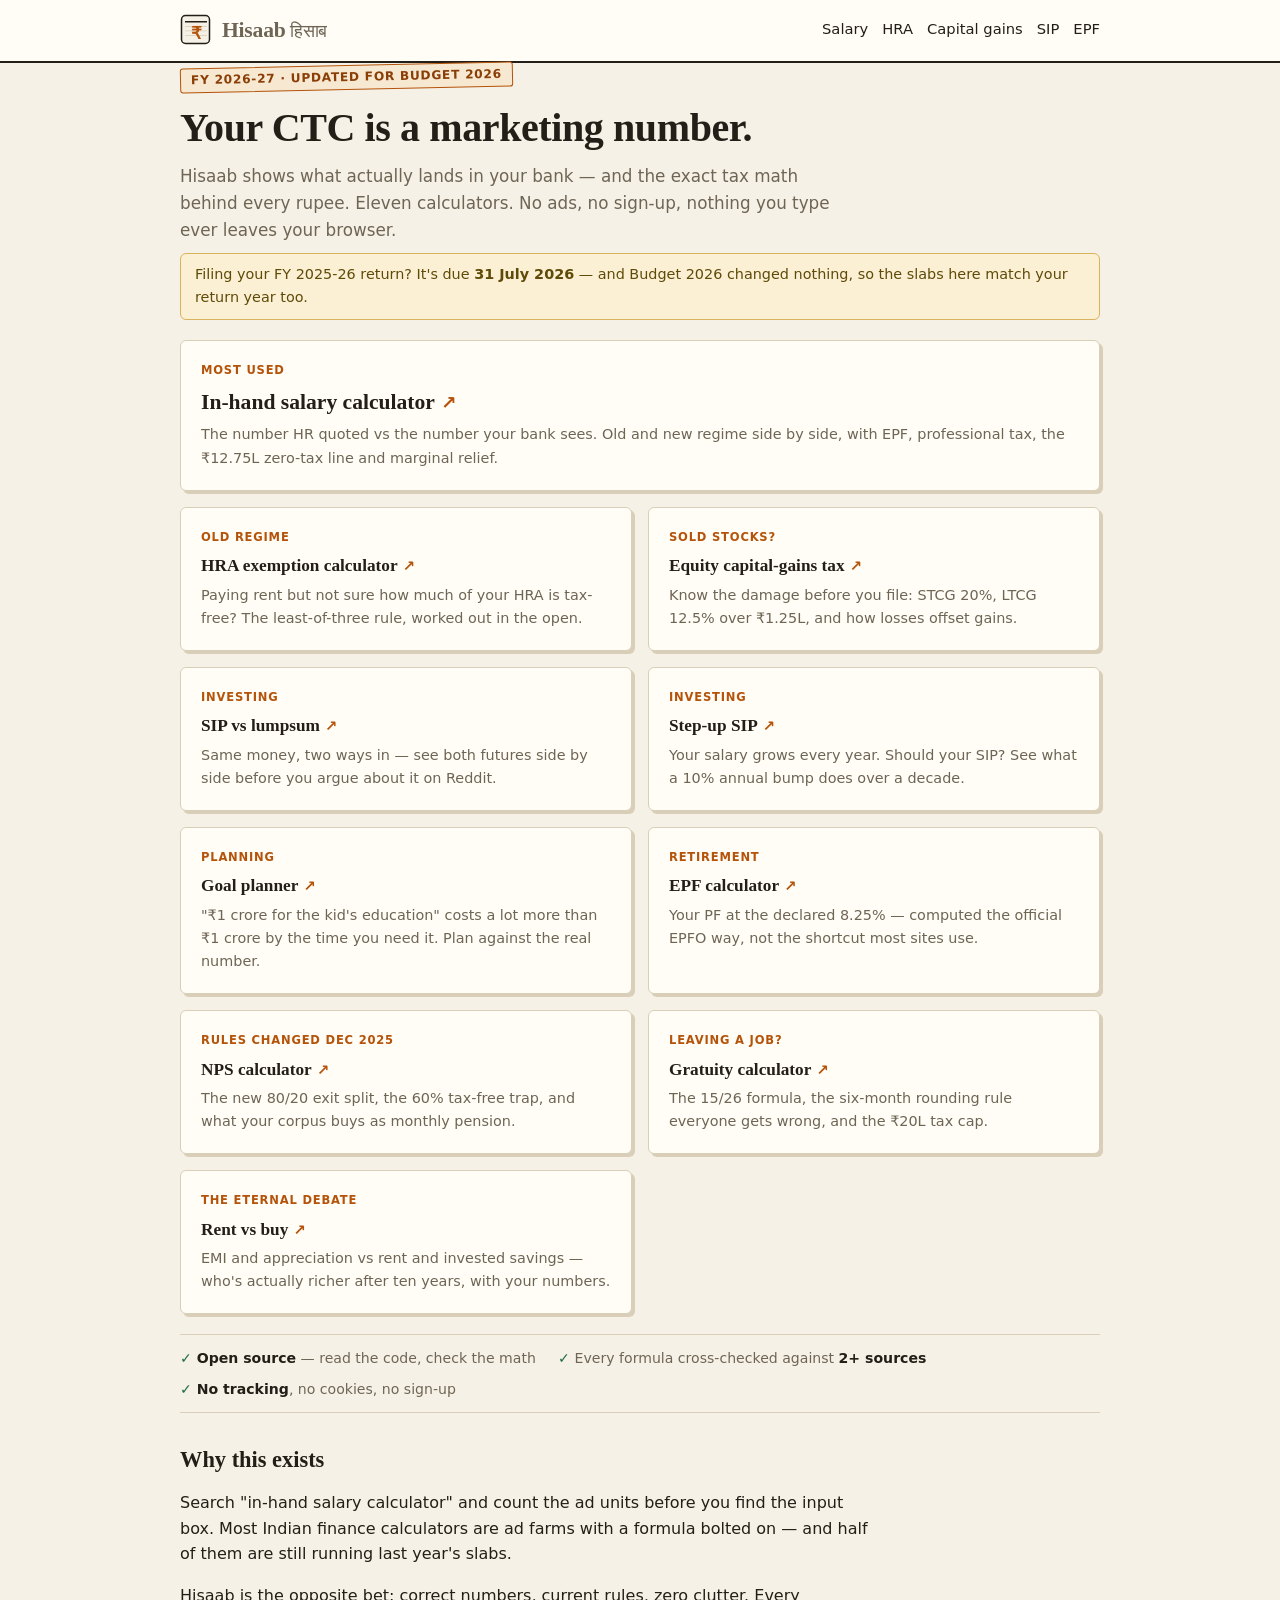
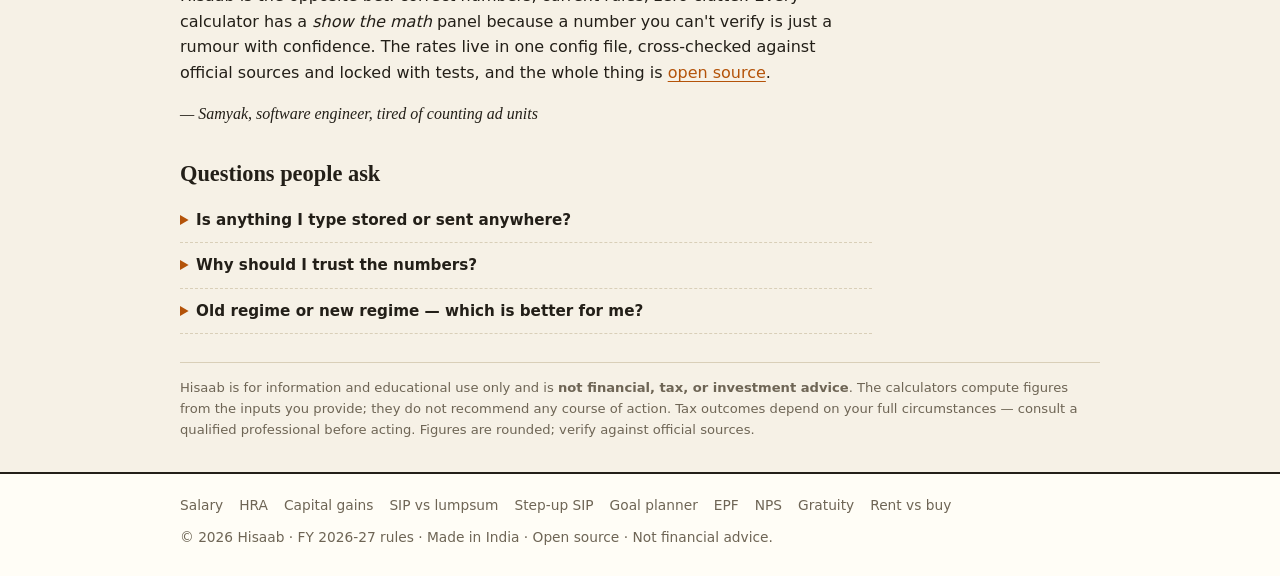
<file: index.html>
<!DOCTYPE html>
<html lang="en">
<head>
  <meta charset="utf-8">
  <meta name="viewport" content="width=device-width, initial-scale=1">
  <title>Hisaab — In-hand salary, HRA, capital gains &amp; 8 more India calculators (FY 2026-27)</title>
  <meta name="description" content="What actually lands in your bank account — in-hand salary (old vs new regime), HRA exemption, capital-gains tax, EPF, NPS, SIP and more. Free, no ads, no sign-up, every formula shown. Updated for Budget 2026.">
  <link rel="canonical" href="https://deshpanda.github.io/hisaab/">
  <link rel="icon" href="assets/favicon.svg" type="image/svg+xml">
  <link rel="stylesheet" href="assets/styles.css">
  <meta property="og:type" content="website">
  <meta property="og:title" content="Hisaab — India money &amp; tax calculators that show the math">
  <meta property="og:description" content="In-hand salary, HRA, capital gains, EPF, NPS, SIP — free, no ads, every formula shown. FY 2026-27.">
  <meta property="og:url" content="https://deshpanda.github.io/hisaab/">
  <meta property="og:image" content="https://deshpanda.github.io/hisaab/assets/og.png">
  <meta property="og:image:width" content="1200">
  <meta property="og:image:height" content="630">
  <meta name="twitter:card" content="summary_large_image">
  <script type="application/ld+json">
  {
    "@context": "https://schema.org",
    "@type": "WebSite",
    "name": "Hisaab",
    "url": "https://deshpanda.github.io/hisaab/",
    "description": "India-specific financial and tax calculators for FY 2026-27 that show every formula."
  }
  </script>
  <script type="application/ld+json">
  {
    "@context": "https://schema.org",
    "@type": "FAQPage",
    "mainEntity": [
      {
        "@type": "Question",
        "name": "Is anything I type stored or sent anywhere?",
        "acceptedAnswer": { "@type": "Answer", "text": "No. Every calculator runs entirely in your browser — there is no server, no account, no analytics script, and no cookie. Close the tab and it's gone." }
      },
      {
        "@type": "Question",
        "name": "Why should I trust the numbers?",
        "acceptedAnswer": { "@type": "Answer", "text": "Every formula is cross-checked against at least two independent sources (official portals plus ClearTax, Zerodha and the like) and locked in with automated tests before a page ships. The whole site is open source — you can read the exact formula behind any result." }
      },
      {
        "@type": "Question",
        "name": "Old regime or new regime — which is better for me?",
        "acceptedAnswer": { "@type": "Answer", "text": "Whichever leaves more in your bank for your specific numbers — it mostly depends on how much you actually claim in deductions like HRA, 80C and home-loan interest. The salary calculator computes both regimes side by side so you can see the difference instead of guessing." }
      }
    ]
  }
  </script>
</head>
<body>
  <header class="site-header">
    <div class="wrap">
      <a class="brand" href="./">
        <img src="assets/favicon.svg" alt="">
        <span><b>Hisaab</b> <span>India money calculators</span></span>
      </a>
      <nav class="nav" aria-label="Calculators">
        <a href="salary/">Salary</a>
        <a href="hra/">HRA</a>
        <a href="capital-gains/">Capital gains</a>
        <a href="sip-vs-lumpsum/">SIP</a>
        <a href="epf/">EPF</a>
      </nav>
    </div>
  </header>

  <main class="wrap">
    <span class="fy-pill">FY <span data-fy>2026-27</span> · updated for Budget 2026</span>
    <h1>Your CTC is a marketing number.</h1>
    <p class="lead">Hisaab shows what actually lands in your bank — and the exact tax math
      behind every rupee. Eleven calculators. No ads, no sign-up, nothing you type ever
      leaves your browser.</p>

    <p class="banner">Filing your FY 2025-26 return? It's due <strong>31 July 2026</strong> —
      and Budget 2026 changed nothing, so the slabs here match your return year too.</p>

    <div class="tiles">
      <a class="tile tile-featured card" href="salary/">
        <span class="kicker">Most used</span>
        <h3>In-hand salary calculator</h3>
        <p>The number HR quoted vs the number your bank sees. Old and new regime side by side,
          with EPF, professional tax, the ₹12.75L zero-tax line and marginal relief.</p>
      </a>
      <a class="tile card" href="hra/">
        <span class="kicker">Old regime</span>
        <h3>HRA exemption calculator</h3>
        <p>Paying rent but not sure how much of your HRA is tax-free? The least-of-three rule, worked out in the open.</p>
      </a>
      <a class="tile card" href="capital-gains/">
        <span class="kicker">Sold stocks?</span>
        <h3>Equity capital-gains tax</h3>
        <p>Know the damage before you file: STCG 20%, LTCG 12.5% over ₹1.25L, and how losses offset gains.</p>
      </a>
      <a class="tile card" href="sip-vs-lumpsum/">
        <span class="kicker">Investing</span>
        <h3>SIP vs lumpsum</h3>
        <p>Same money, two ways in — see both futures side by side before you argue about it on Reddit.</p>
      </a>
      <a class="tile card" href="step-up-sip/">
        <span class="kicker">Investing</span>
        <h3>Step-up SIP</h3>
        <p>Your salary grows every year. Should your SIP? See what a 10% annual bump does over a decade.</p>
      </a>
      <a class="tile card" href="goal-planner/">
        <span class="kicker">Planning</span>
        <h3>Goal planner</h3>
        <p>"₹1 crore for the kid's education" costs a lot more than ₹1 crore by the time you need it. Plan against the real number.</p>
      </a>
      <a class="tile card" href="epf/">
        <span class="kicker">Retirement</span>
        <h3>EPF calculator</h3>
        <p>Your PF at the declared 8.25% — computed the official EPFO way, not the shortcut most sites use.</p>
      </a>
      <a class="tile card" href="nps/">
        <span class="kicker">Rules changed Dec 2025</span>
        <h3>NPS calculator</h3>
        <p>The new 80/20 exit split, the 60% tax-free trap, and what your corpus buys as monthly pension.</p>
      </a>
      <a class="tile card" href="gratuity/">
        <span class="kicker">Leaving a job?</span>
        <h3>Gratuity calculator</h3>
        <p>The 15/26 formula, the six-month rounding rule everyone gets wrong, and the ₹20L tax cap.</p>
      </a>
      <a class="tile card" href="rent-vs-buy/">
        <span class="kicker">The eternal debate</span>
        <h3>Rent vs buy</h3>
        <p>EMI and appreciation vs rent and invested savings — who's actually richer after ten years, with your numbers.</p>
      </a>
    </div>

    <div class="trust">
      <span><b>Open source</b> — read the code, check the math</span>
      <span>Every formula cross-checked against <b>2+ sources</b></span>
      <span><b>No tracking</b>, no cookies, no sign-up</span>
    </div>

    <section class="prose">
      <h2>Why this exists</h2>
      <p>Search "in-hand salary calculator" and count the ad units before you find the input
        box. Most Indian finance calculators are ad farms with a formula bolted on — and half
        of them are still running last year's slabs.</p>
      <p>Hisaab is the opposite bet: correct numbers, current rules, zero clutter. Every
        calculator has a <em>show the math</em> panel because a number you can't verify is
        just a rumour with confidence. The rates live in one config file, cross-checked
        against official sources and locked with tests, and the whole thing is
        <a href="https://github.com/deshpanda/hisaab">open source</a>.</p>
      <p class="sig">— Samyak, software engineer, tired of counting ad units</p>

      <h2>Questions people ask</h2>
      <div class="faq">
        <details>
          <summary>Is anything I type stored or sent anywhere?</summary>
          <p>No. Every calculator runs entirely in your browser — there is no server, no
            account, no analytics script, and no cookie. Close the tab and it's gone.</p>
        </details>
        <details>
          <summary>Why should I trust the numbers?</summary>
          <p>Every formula is cross-checked against at least two independent sources
            (official portals plus ClearTax, Zerodha and the like) and locked in with
            automated tests before a page ships. The whole site is open source — you can
            read the exact formula behind any result.</p>
        </details>
        <details>
          <summary>Old regime or new regime — which is better for me?</summary>
          <p>Whichever leaves more in your bank for your specific numbers — it mostly depends
            on how much you actually claim in deductions like HRA, 80C and home-loan
            interest. The <a href="salary/">salary calculator</a> computes both regimes side
            by side so you can see the difference instead of guessing.</p>
        </details>
      </div>
    </section>

    <p class="disclaimer">
      Hisaab is for information and educational use only and is <strong>not financial,
      tax, or investment advice</strong>. The calculators compute figures from the
      inputs you provide; they do not recommend any course of action. Tax outcomes
      depend on your full circumstances — consult a qualified professional before
      acting. Figures are rounded; verify against official sources.
    </p>
  </main>

  <footer class="site-footer">
    <div class="wrap">
      <div class="links">
        <a href="salary/">Salary</a><a href="hra/">HRA</a><a href="capital-gains/">Capital gains</a><a href="sip-vs-lumpsum/">SIP vs lumpsum</a><a href="step-up-sip/">Step-up SIP</a><a href="goal-planner/">Goal planner</a><a href="epf/">EPF</a><a href="nps/">NPS</a><a href="gratuity/">Gratuity</a><a href="rent-vs-buy/">Rent vs buy</a>
      </div>
      <div>© <span data-year>2026</span> Hisaab · FY <span data-fy>2026-27</span> rules · Made in India ·
        <a href="https://github.com/deshpanda/hisaab">Open source</a> · Not financial advice.</div>
    </div>
  </footer>

  <script type="module" src="assets/site.js"></script>
</body>
</html>
</file>
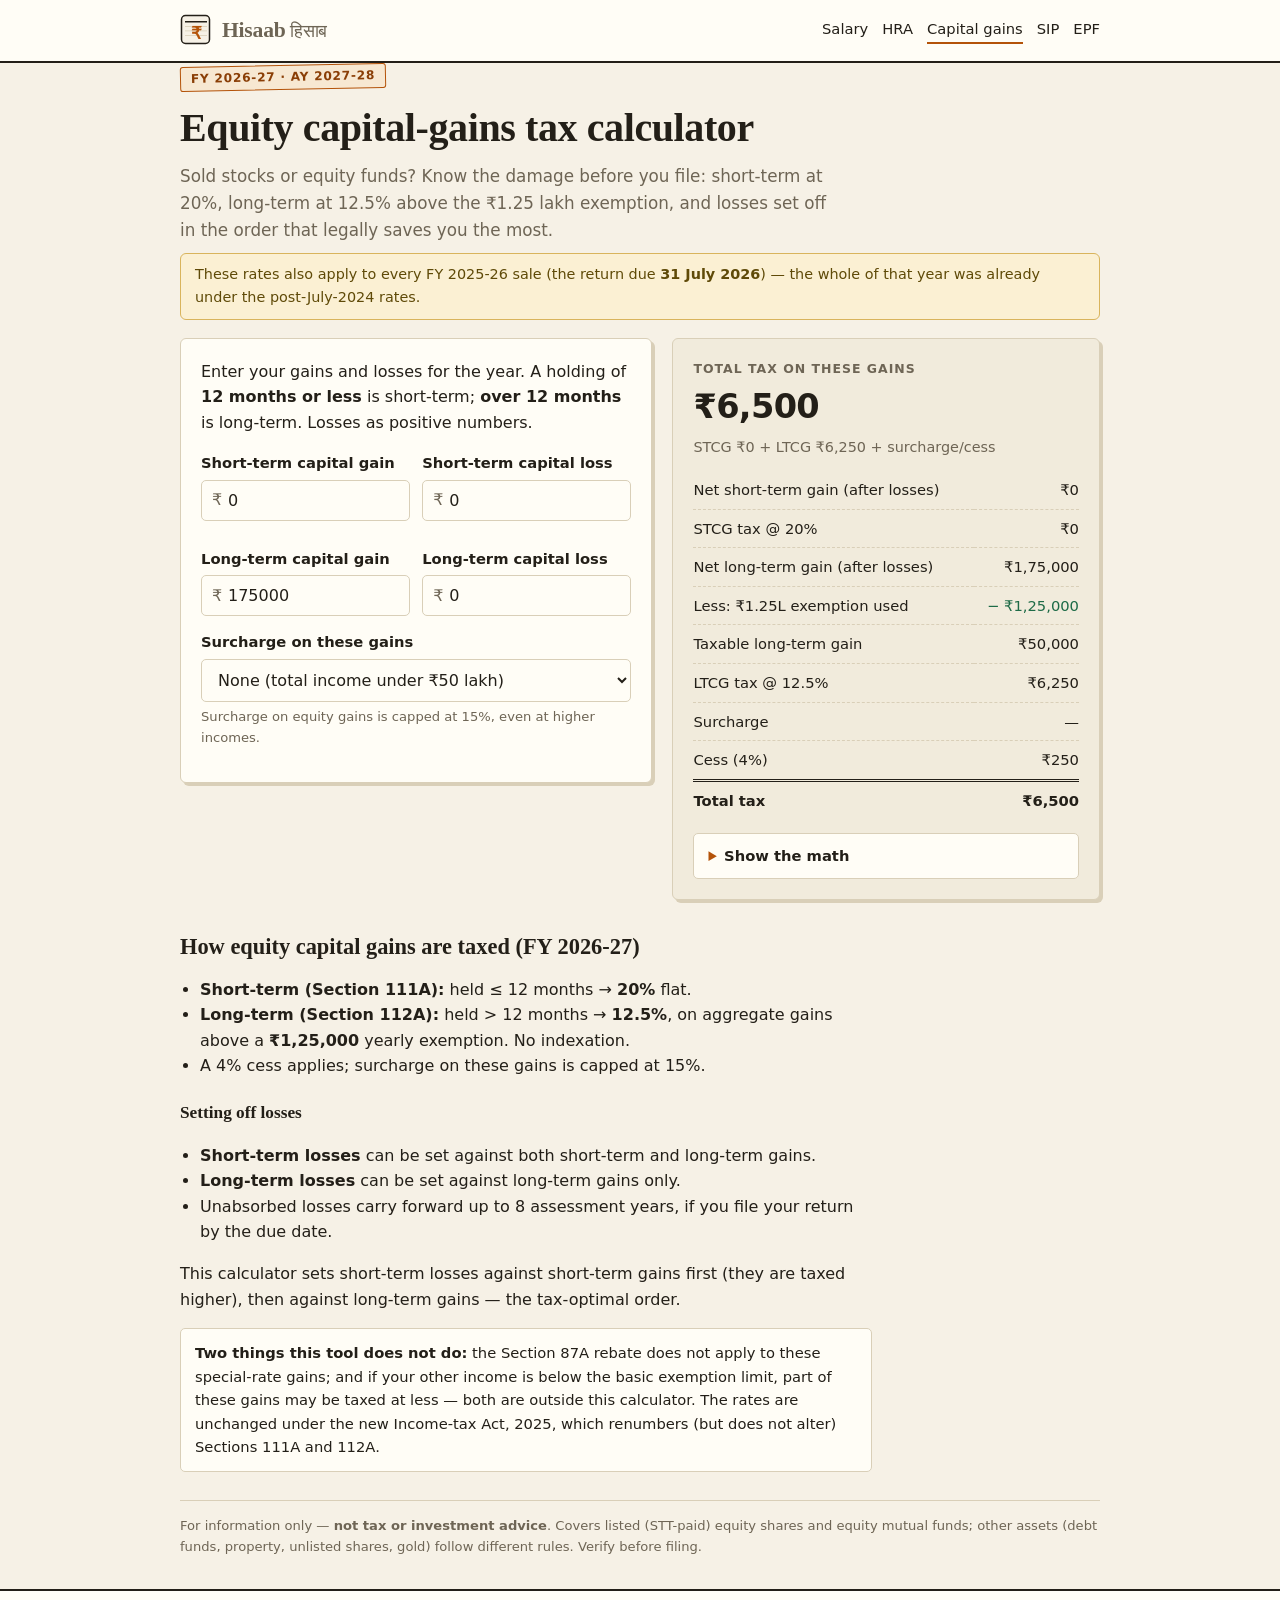
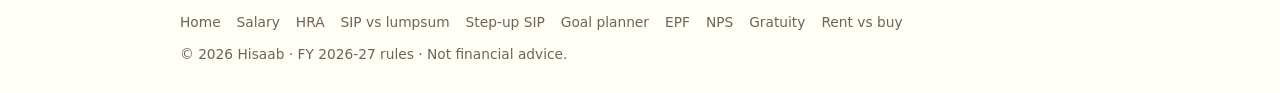
<file: capital-gains/index.html>
<!DOCTYPE html>
<html lang="en">
<head>
  <meta charset="utf-8">
  <meta name="viewport" content="width=device-width, initial-scale=1">
  <title>Equity Capital Gains Tax Calculator FY 2026-27 — STCG 20% / LTCG 12.5% | Hisaab</title>
  <meta name="description" content="Calculate tax on listed shares and equity mutual funds for FY 2026-27: STCG at 20% (Sec 111A), LTCG at 12.5% over the ₹1.25 lakh exemption (Sec 112A), with loss set-off and the 15% surcharge cap.">
  <link rel="canonical" href="https://deshpanda.github.io/hisaab/capital-gains/">
  <link rel="icon" href="../assets/favicon.svg" type="image/svg+xml">
  <link rel="stylesheet" href="../assets/styles.css">
  <meta property="og:type" content="website">
  <meta property="og:title" content="Equity Capital Gains Tax Calculator FY 2026-27">
  <meta property="og:description" content="STCG 20% / LTCG 12.5% on listed shares & equity funds, the ₹1.25L exemption and loss set-off — shown step by step.">
  <meta property="og:url" content="https://deshpanda.github.io/hisaab/capital-gains/">
  <meta property="og:image" content="https://deshpanda.github.io/hisaab/assets/og.png">
  <meta property="og:image:width" content="1200">
  <meta property="og:image:height" content="630">
  <meta name="twitter:card" content="summary_large_image">
  <script type="application/ld+json">
  {
    "@context": "https://schema.org",
    "@type": "WebApplication",
    "name": "Equity Capital Gains Tax Calculator (India, FY 2026-27)",
    "applicationCategory": "FinanceApplication",
    "operatingSystem": "Web",
    "offers": { "@type": "Offer", "price": "0", "priceCurrency": "INR" },
    "url": "https://deshpanda.github.io/hisaab/capital-gains/"
  }
  </script>
</head>
<body>
  <header class="site-header">
    <div class="wrap">
      <a class="brand" href="../">
        <img src="../assets/favicon.svg" alt="">
        <span><b>Hisaab</b> <span>India money calculators</span></span>
      </a>
      <nav class="nav" aria-label="Calculators">
        <a href="../salary/">Salary</a>
        <a href="../hra/">HRA</a>
        <a href="../capital-gains/" aria-current="page">Capital gains</a>
        <a href="../sip-vs-lumpsum/">SIP</a>
        <a href="../epf/">EPF</a>
      </nav>
    </div>
  </header>

  <main class="wrap">
    <span class="fy-pill">FY <span data-fy>2026-27</span> · AY <span data-ay>2027-28</span></span>
    <h1>Equity capital-gains tax calculator</h1>
    <p class="lead">Sold stocks or equity funds? Know the damage before you file: short-term
      at 20%, long-term at 12.5% above the ₹1.25 lakh exemption, and losses set off in the
      order that legally saves you the most.</p>

    <p class="banner">These rates also apply to every FY 2025-26 sale (the return due
      <strong>31 July 2026</strong>) — the whole of that year was already under the
      post-July-2024 rates.</p>

    <form class="calc" id="form">
      <div class="card">
        <p class="hint" style="margin-top:0">Enter your gains and losses for the year. A holding of
          <strong>12 months or less</strong> is short-term; <strong>over 12 months</strong> is long-term.
          Losses as positive numbers.</p>
        <div class="grid-2">
          <div class="field">
            <label for="stcg">Short-term capital gain</label>
            <div class="input-money"><input class="input" id="stcg" inputmode="numeric" value="0"></div>
          </div>
          <div class="field">
            <label for="stcl">Short-term capital loss</label>
            <div class="input-money"><input class="input" id="stcl" inputmode="numeric" value="0"></div>
          </div>
          <div class="field">
            <label for="ltcg">Long-term capital gain</label>
            <div class="input-money"><input class="input" id="ltcg" inputmode="numeric" value="175000"></div>
          </div>
          <div class="field">
            <label for="ltcl">Long-term capital loss</label>
            <div class="input-money"><input class="input" id="ltcl" inputmode="numeric" value="0"></div>
          </div>
        </div>
        <div class="field">
          <label for="sur">Surcharge on these gains</label>
          <select id="sur">
            <option value="0" selected>None (total income under ₹50 lakh)</option>
            <option value="0.10">10% (₹50 lakh – ₹1 crore)</option>
            <option value="0.15">15% (above ₹1 crore)</option>
          </select>
          <div class="hint">Surcharge on equity gains is capped at 15%, even at higher incomes.</div>
        </div>
      </div>

      <div class="card result" aria-live="polite">
        <p class="headline">Total tax on these gains</p>
        <p class="big" id="rTotal">—</p>
        <p class="sub" id="rSub">—</p>
        <table class="breakdown">
          <tbody>
            <tr><td>Net short-term gain (after losses)</td><td class="num" id="bNetS">—</td></tr>
            <tr><td>STCG tax @ 20%</td><td class="num" id="bStcgTax">—</td></tr>
            <tr><td>Net long-term gain (after losses)</td><td class="num" id="bNetL">—</td></tr>
            <tr><td>Less: ₹1.25L exemption used</td><td class="num pos" id="bExempt">—</td></tr>
            <tr><td>Taxable long-term gain</td><td class="num" id="bTaxL">—</td></tr>
            <tr><td>LTCG tax @ 12.5%</td><td class="num" id="bLtcgTax">—</td></tr>
            <tr><td>Surcharge</td><td class="num" id="bSur">—</td></tr>
            <tr><td>Cess (4%)</td><td class="num" id="bCess">—</td></tr>
            <tr class="total"><td>Total tax</td><td class="num" id="bTotal">—</td></tr>
          </tbody>
        </table>
        <details class="math">
          <summary>Show the math</summary>
          <div class="math-body">
            <ol id="mSteps"></ol>
            <p class="hint" id="mCarry"></p>
          </div>
        </details>
      </div>
    </form>

    <section class="prose">
      <h2>How equity capital gains are taxed (FY <span data-fy>2026-27</span>)</h2>
      <ul>
        <li><strong>Short-term (Section 111A):</strong> held ≤ 12 months → <strong>20%</strong> flat.</li>
        <li><strong>Long-term (Section 112A):</strong> held &gt; 12 months → <strong>12.5%</strong>,
          on aggregate gains above a <strong>₹1,25,000</strong> yearly exemption. No indexation.</li>
        <li>A 4% cess applies; surcharge on these gains is capped at 15%.</li>
      </ul>

      <h3>Setting off losses</h3>
      <ul>
        <li><strong>Short-term losses</strong> can be set against both short-term and long-term gains.</li>
        <li><strong>Long-term losses</strong> can be set against long-term gains only.</li>
        <li>Unabsorbed losses carry forward up to 8 assessment years, if you file your return by the due date.</li>
      </ul>
      <p>This calculator sets short-term losses against short-term gains first (they are
        taxed higher), then against long-term gains — the tax-optimal order.</p>

      <div class="callout">
        <strong>Two things this tool does not do:</strong> the Section 87A rebate does not
        apply to these special-rate gains; and if your other income is below the basic
        exemption limit, part of these gains may be taxed at less — both are outside this
        calculator. The rates are unchanged under the new Income-tax Act, 2025, which
        renumbers (but does not alter) Sections 111A and 112A.
      </div>
    </section>

    <p class="disclaimer">
      For information only — <strong>not tax or investment advice</strong>. Covers listed
      (STT-paid) equity shares and equity mutual funds; other assets (debt funds, property,
      unlisted shares, gold) follow different rules. Verify before filing.
    </p>
  </main>

  <footer class="site-footer">
    <div class="wrap">
      <div class="links">
        <a href="../">Home</a><a href="../salary/">Salary</a><a href="../hra/">HRA</a><a href="../sip-vs-lumpsum/">SIP vs lumpsum</a><a href="../step-up-sip/">Step-up SIP</a><a href="../goal-planner/">Goal planner</a><a href="../epf/">EPF</a><a href="../nps/">NPS</a><a href="../gratuity/">Gratuity</a><a href="../rent-vs-buy/">Rent vs buy</a>
      </div>
      <div>© <span data-year>2026</span> Hisaab · FY <span data-fy>2026-27</span> rules · Not financial advice.</div>
    </div>
  </footer>

  <script type="module" src="../assets/site.js"></script>
  <script type="module">
    import { equityCapitalGainsTax } from '../lib/capgains.js';
    import { toINR } from '../lib/format.js';

    const $ = (id) => document.getElementById(id);
    const form = $('form');

    function recalc() {
      const r = equityCapitalGainsTax({
        stcg: $('stcg').value, stcl: $('stcl').value,
        ltcg: $('ltcg').value, ltcl: $('ltcl').value,
        surchargeRate: parseFloat($('sur').value) || 0,
      });

      $('rTotal').textContent = toINR(r.totalTax);
      $('rSub').textContent = `STCG ${toINR(r.stcgTax)} + LTCG ${toINR(r.ltcgTax)} + surcharge/cess`;
      $('bNetS').textContent = toINR(r.netStcg);
      $('bStcgTax').textContent = toINR(r.stcgTax);
      $('bNetL').textContent = toINR(r.netLtcg);
      $('bExempt').textContent = r.ltcgExemptionUsed ? '− ' + toINR(r.ltcgExemptionUsed) : '—';
      $('bTaxL').textContent = toINR(r.taxableLtcg);
      $('bLtcgTax').textContent = toINR(r.ltcgTax);
      $('bSur').textContent = r.surcharge ? toINR(r.surcharge) : '—';
      $('bCess').textContent = toINR(r.cess);
      $('bTotal').textContent = toINR(r.totalTax);

      const steps = $('mSteps');
      steps.innerHTML = '';
      const lines = [];
      r.steps.forEach((s) => lines.push(`${s.label}: ${toINR(Math.abs(s.amount))}`));
      lines.push(`Exemption applied to long-term gains: ${toINR(r.ltcgExemptionUsed)}`);
      lines.push(`STCG tax = 20% × ${toINR(r.netStcg)} = ${toINR(r.stcgTax)}`);
      lines.push(`LTCG tax = 12.5% × ${toINR(r.taxableLtcg)} = ${toINR(r.ltcgTax)}`);
      if (r.surcharge) lines.push(`Surcharge (${Math.round(r.surchargeRate * 100)}%) = ${toINR(r.surcharge)}`);
      lines.push(`Cess = 4% × (${toINR(r.baseTax + r.surcharge)}) = ${toINR(r.cess)}`);
      for (const l of lines) {
        const li = document.createElement('li');
        li.textContent = l;
        steps.appendChild(li);
      }

      const carry = [];
      if (r.stclCarryForward > 0) carry.push(`Short-term loss carried forward: ${toINR(r.stclCarryForward)}.`);
      if (r.ltclCarryForward > 0) carry.push(`Long-term loss carried forward: ${toINR(r.ltclCarryForward)}.`);
      $('mCarry').textContent = carry.join(' ');
    }

    form.addEventListener('input', recalc);
    form.addEventListener('change', recalc);
    recalc();
  </script>
</body>
</html>
</file>
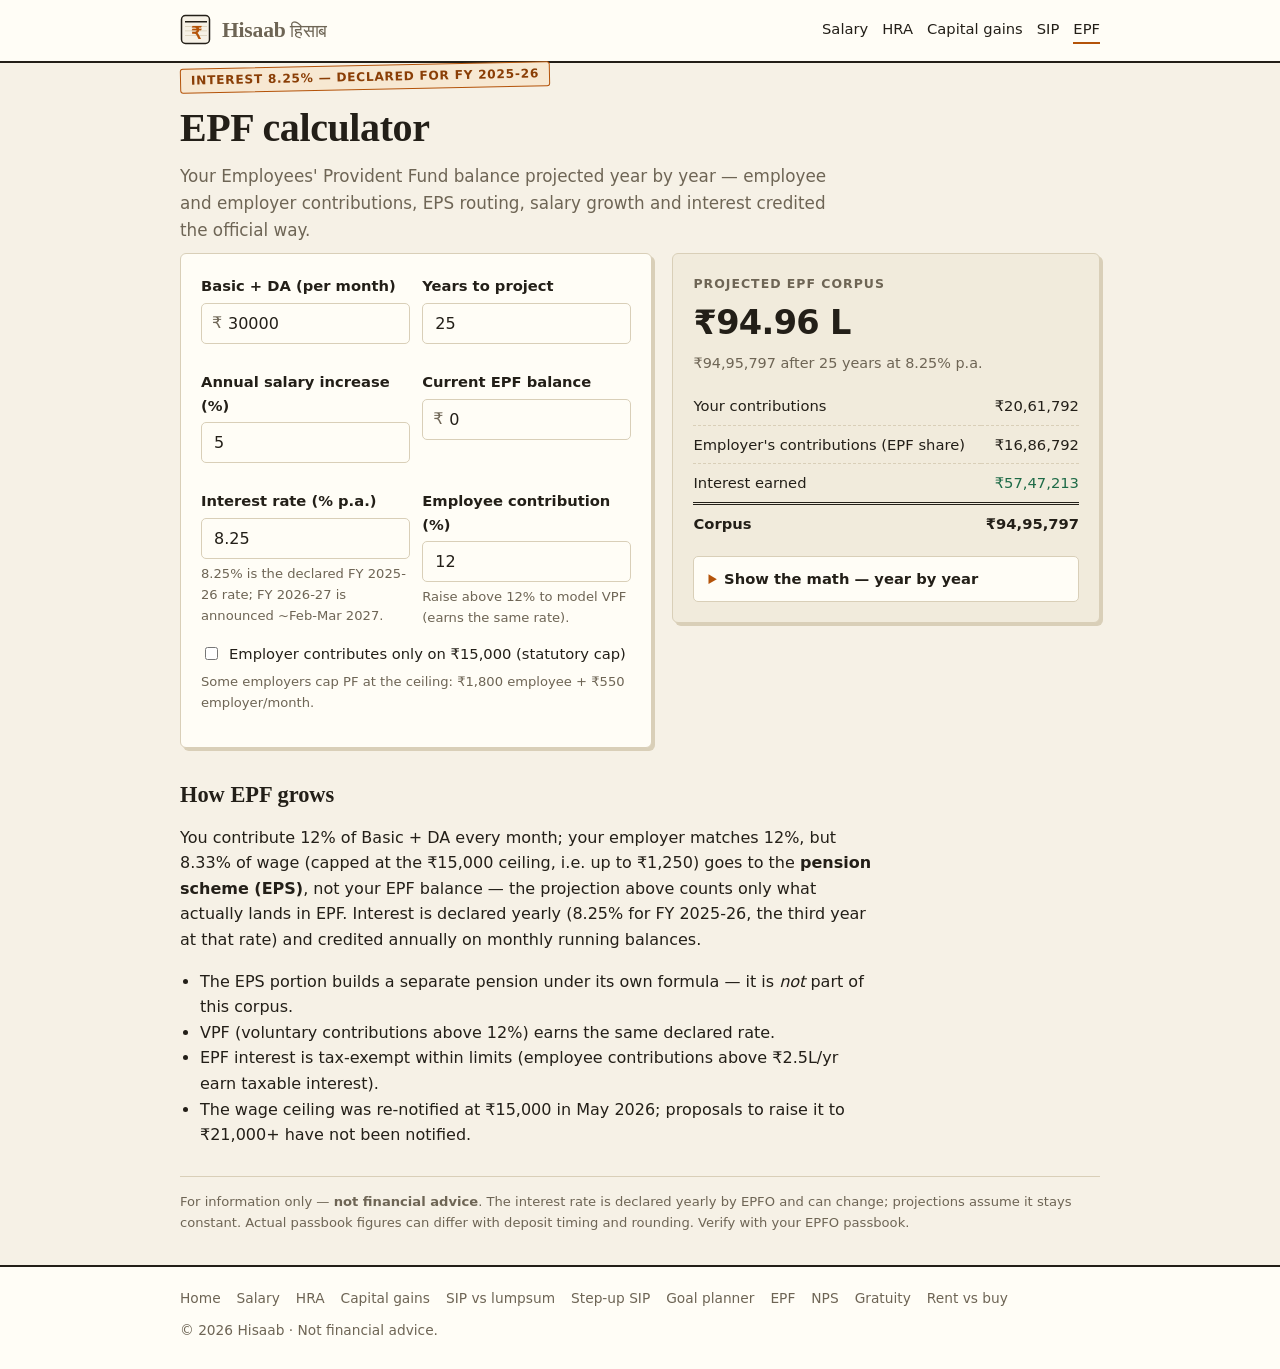
<file: epf/index.html>
<!DOCTYPE html>
<html lang="en">
<head>
  <meta charset="utf-8">
  <meta name="viewport" content="width=device-width, initial-scale=1">
  <title>EPF Calculator — PF Corpus Projection at 8.25% | Hisaab</title>
  <meta name="description" content="Project your EPF balance year by year: employee 12%, employer share after EPS, salary growth, and interest at the declared 8.25% rate credited annually — computed the official EPFO way, every step shown.">
  <link rel="canonical" href="https://deshpanda.github.io/hisaab/epf/">
  <link rel="icon" href="../assets/favicon.svg" type="image/svg+xml">
  <link rel="stylesheet" href="../assets/styles.css">
  <meta property="og:type" content="website">
  <meta property="og:title" content="EPF Calculator — PF Corpus Projection">
  <meta property="og:description" content="Year-wise EPF projection with the official interest convention, transparently computed.">
  <meta property="og:url" content="https://deshpanda.github.io/hisaab/epf/">
  <meta property="og:image" content="https://deshpanda.github.io/hisaab/assets/og.png">
  <meta property="og:image:width" content="1200">
  <meta property="og:image:height" content="630">
  <meta name="twitter:card" content="summary_large_image">
  <script type="application/ld+json">
  {
    "@context": "https://schema.org",
    "@type": "WebApplication",
    "name": "EPF Calculator (India)",
    "applicationCategory": "FinanceApplication",
    "operatingSystem": "Web",
    "offers": { "@type": "Offer", "price": "0", "priceCurrency": "INR" },
    "url": "https://deshpanda.github.io/hisaab/epf/"
  }
  </script>
</head>
<body>
  <header class="site-header">
    <div class="wrap">
      <a class="brand" href="../">
        <img src="../assets/favicon.svg" alt="">
        <span><b>Hisaab</b> <span>India money calculators</span></span>
      </a>
      <nav class="nav" aria-label="Calculators">
        <a href="../salary/">Salary</a>
        <a href="../hra/">HRA</a>
        <a href="../capital-gains/">Capital gains</a>
        <a href="../sip-vs-lumpsum/">SIP</a>
        <a href="../epf/" aria-current="page">EPF</a>
      </nav>
    </div>
  </header>

  <main class="wrap">
    <span class="fy-pill">Interest 8.25% — declared for FY 2025-26</span>
    <h1>EPF calculator</h1>
    <p class="lead">Your Employees' Provident Fund balance projected year by year — employee and
      employer contributions, EPS routing, salary growth and interest credited the official way.</p>

    <form class="calc" id="form">
      <div class="card">
        <div class="grid-2">
          <div class="field">
            <label for="basic">Basic + DA (per month)</label>
            <div class="input-money"><input class="input" id="basic" inputmode="numeric" value="30000"></div>
          </div>
          <div class="field">
            <label for="years">Years to project</label>
            <input class="input" id="years" inputmode="numeric" value="25">
          </div>
          <div class="field">
            <label for="raise">Annual salary increase (%)</label>
            <input class="input" id="raise" inputmode="decimal" value="5">
          </div>
          <div class="field">
            <label for="bal">Current EPF balance</label>
            <div class="input-money"><input class="input" id="bal" inputmode="numeric" value="0"></div>
          </div>
          <div class="field">
            <label for="rate">Interest rate (% p.a.)</label>
            <input class="input" id="rate" inputmode="decimal" value="8.25">
            <div class="hint">8.25% is the declared FY 2025-26 rate; FY 2026-27 is announced ~Feb-Mar 2027.</div>
          </div>
          <div class="field">
            <label for="vpf">Employee contribution (%)</label>
            <input class="input" id="vpf" inputmode="decimal" value="12">
            <div class="hint">Raise above 12% to model VPF (earns the same rate).</div>
          </div>
        </div>
        <div class="field">
          <label style="font-weight:500;display:flex;gap:8px;align-items:center;">
            <input type="checkbox" id="cap" style="width:auto;"> Employer contributes only on ₹15,000 (statutory cap)
          </label>
          <div class="hint">Some employers cap PF at the ceiling: ₹1,800 employee + ₹550 employer/month.</div>
        </div>
      </div>

      <div class="card result" aria-live="polite">
        <p class="headline">Projected EPF corpus</p>
        <p class="big" id="rCorpus">—</p>
        <p class="sub" id="rSub">—</p>
        <table class="breakdown">
          <tbody>
            <tr><td>Your contributions</td><td class="num" id="bEmp">—</td></tr>
            <tr><td>Employer's contributions (EPF share)</td><td class="num" id="bEr">—</td></tr>
            <tr><td>Interest earned</td><td class="num pos" id="bInt">—</td></tr>
            <tr class="total"><td>Corpus</td><td class="num" id="bTotal">—</td></tr>
          </tbody>
        </table>
        <details class="math">
          <summary>Show the math — year by year</summary>
          <div class="math-body" style="overflow-x:auto">
            <p class="hint">Interest accrues monthly (rate ÷ 12) on the running balance and is
              credited once at year end; a month's contribution starts earning from the following
              month (Para 60(2), EPF Scheme). The employer's 12% first funds EPS (8.33% of wage,
              capped at ₹15,000 → ₹1,250); only the remainder reaches your EPF account.</p>
            <table class="breakdown" id="mTable">
              <thead>
                <tr><th>Year</th><th class="num">Basic+DA/mo</th><th class="num">You</th><th class="num">Employer</th><th class="num">Interest</th><th class="num">Balance</th></tr>
              </thead>
              <tbody></tbody>
            </table>
          </div>
        </details>
      </div>
    </form>

    <section class="prose">
      <h2>How EPF grows</h2>
      <p>You contribute 12% of Basic + DA every month; your employer matches 12%, but 8.33%
        of wage (capped at the ₹15,000 ceiling, i.e. up to ₹1,250) goes to the <strong>pension
        scheme (EPS)</strong>, not your EPF balance — the projection above counts only what
        actually lands in EPF. Interest is declared yearly (8.25% for FY 2025-26, the third
        year at that rate) and credited annually on monthly running balances.</p>
      <ul>
        <li>The EPS portion builds a separate pension under its own formula — it is <em>not</em> part of this corpus.</li>
        <li>VPF (voluntary contributions above 12%) earns the same declared rate.</li>
        <li>EPF interest is tax-exempt within limits (employee contributions above ₹2.5L/yr earn taxable interest).</li>
        <li>The wage ceiling was re-notified at ₹15,000 in May 2026; proposals to raise it to ₹21,000+ have not been notified.</li>
      </ul>
    </section>

    <p class="disclaimer">
      For information only — <strong>not financial advice</strong>. The interest rate is declared
      yearly by EPFO and can change; projections assume it stays constant. Actual passbook
      figures can differ with deposit timing and rounding. Verify with your EPFO passbook.
    </p>
  </main>

  <footer class="site-footer">
    <div class="wrap">
      <div class="links">
        <a href="../">Home</a><a href="../salary/">Salary</a><a href="../hra/">HRA</a><a href="../capital-gains/">Capital gains</a><a href="../sip-vs-lumpsum/">SIP vs lumpsum</a><a href="../step-up-sip/">Step-up SIP</a><a href="../goal-planner/">Goal planner</a><a href="../epf/">EPF</a><a href="../nps/">NPS</a><a href="../gratuity/">Gratuity</a><a href="../rent-vs-buy/">Rent vs buy</a>
      </div>
      <div>© <span data-year>2026</span> Hisaab · Not financial advice.</div>
    </div>
  </footer>

  <script type="module" src="../assets/site.js"></script>
  <script type="module">
    import { epfProjection } from '../lib/epf.js';
    import { toINR, toINRCompact, parseAmount } from '../lib/format.js';

    const $ = (id) => document.getElementById(id);
    const form = $('form');
    const val = (id) => { const v = parseAmount($(id).value); return Number.isNaN(v) ? 0 : v; };

    function recalc() {
      const r = epfProjection({
        basicMonthly: val('basic'), years: val('years'), annualIncreasePct: val('raise'),
        currentBalance: val('bal'), ratePct: val('rate'), employeePct: val('vpf'),
        capAtCeiling: $('cap').checked,
      });

      $('rCorpus').textContent = toINRCompact(r.corpus);
      $('rSub').textContent = `${toINR(r.corpus)} after ${val('years')} years at ${r.ratePct}% p.a.`;
      $('bEmp').textContent = toINR(r.totalEmployee);
      $('bEr').textContent = toINR(r.totalEmployer);
      $('bInt').textContent = toINR(r.totalInterest);
      $('bTotal').textContent = toINR(r.corpus);

      const tbody = $('mTable').querySelector('tbody');
      tbody.innerHTML = '';
      for (const y of r.yearly) {
        const tr = document.createElement('tr');
        const cells = [y.year, toINR(y.wageMonthly), toINR(y.employeeContribution),
          toINR(y.employerContribution), toINR(y.interestCredited), toINR(y.closingBalance)];
        cells.forEach((c, idx) => {
          const td = document.createElement('td');
          td.textContent = String(c);
          if (idx > 0) td.className = 'num';
          tr.appendChild(td);
        });
        tbody.appendChild(tr);
      }
    }

    form.addEventListener('input', recalc);
    form.addEventListener('change', recalc);
    recalc();
  </script>
</body>
</html>
</file>
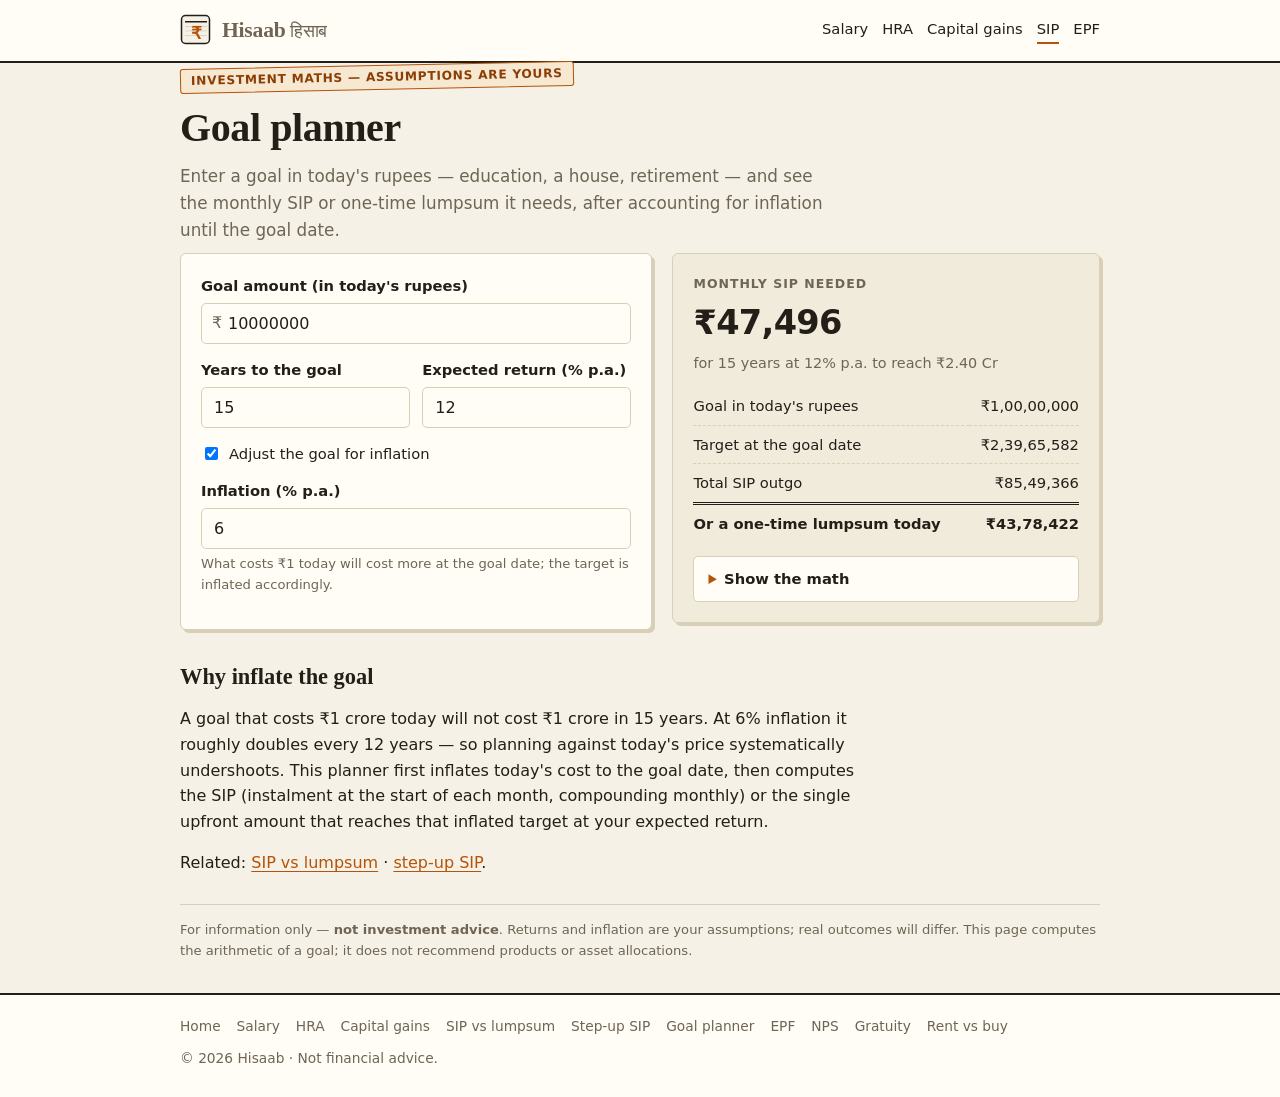
<file: goal-planner/index.html>
<!DOCTYPE html>
<html lang="en">
<head>
  <meta charset="utf-8">
  <meta name="viewport" content="width=device-width, initial-scale=1">
  <title>Goal Planner — Monthly SIP Needed for a Goal | Hisaab</title>
  <meta name="description" content="How much monthly SIP (or one-time lumpsum) a financial goal needs: inflate today's cost to the goal date, then work back the required investment at your expected return. Every step shown.">
  <link rel="canonical" href="https://deshpanda.github.io/hisaab/goal-planner/">
  <link rel="icon" href="../assets/favicon.svg" type="image/svg+xml">
  <link rel="stylesheet" href="../assets/styles.css">
  <meta property="og:type" content="website">
  <meta property="og:title" content="Goal Planner — Monthly SIP Needed for a Goal">
  <meta property="og:description" content="Inflate today's cost to the goal date, then work back the SIP or lumpsum it needs.">
  <meta property="og:url" content="https://deshpanda.github.io/hisaab/goal-planner/">
  <meta property="og:image" content="https://deshpanda.github.io/hisaab/assets/og.png">
  <meta property="og:image:width" content="1200">
  <meta property="og:image:height" content="630">
  <meta name="twitter:card" content="summary_large_image">
  <script type="application/ld+json">
  {
    "@context": "https://schema.org",
    "@type": "WebApplication",
    "name": "Financial Goal Planner (India)",
    "applicationCategory": "FinanceApplication",
    "operatingSystem": "Web",
    "offers": { "@type": "Offer", "price": "0", "priceCurrency": "INR" },
    "url": "https://deshpanda.github.io/hisaab/goal-planner/"
  }
  </script>
</head>
<body>
  <header class="site-header">
    <div class="wrap">
      <a class="brand" href="../">
        <img src="../assets/favicon.svg" alt="">
        <span><b>Hisaab</b> <span>India money calculators</span></span>
      </a>
      <nav class="nav" aria-label="Calculators">
        <a href="../salary/">Salary</a>
        <a href="../hra/">HRA</a>
        <a href="../capital-gains/">Capital gains</a>
        <a href="../sip-vs-lumpsum/" aria-current="page">SIP</a>
        <a href="../epf/">EPF</a>
      </nav>
    </div>
  </header>

  <main class="wrap">
    <span class="fy-pill">Investment maths — assumptions are yours</span>
    <h1>Goal planner</h1>
    <p class="lead">Enter a goal in today's rupees — education, a house, retirement — and see the
      monthly SIP or one-time lumpsum it needs, after accounting for inflation until the goal date.</p>

    <form class="calc" id="form">
      <div class="card">
        <div class="field">
          <label for="goal">Goal amount (in today's rupees)</label>
          <div class="input-money"><input class="input" id="goal" inputmode="numeric" value="10000000"></div>
        </div>
        <div class="grid-2">
          <div class="field">
            <label for="years">Years to the goal</label>
            <input class="input" id="years" inputmode="numeric" value="15">
          </div>
          <div class="field">
            <label for="rate">Expected return (% p.a.)</label>
            <input class="input" id="rate" inputmode="decimal" value="12">
          </div>
        </div>
        <div class="field">
          <label style="font-weight:500;display:flex;gap:8px;align-items:center;">
            <input type="checkbox" id="adjInfl" checked style="width:auto;"> Adjust the goal for inflation
          </label>
        </div>
        <div class="field" id="inflField">
          <label for="infl">Inflation (% p.a.)</label>
          <input class="input" id="infl" inputmode="decimal" value="6">
          <div class="hint">What costs ₹1 today will cost more at the goal date; the target is inflated accordingly.</div>
        </div>
      </div>

      <div class="card result" aria-live="polite">
        <p class="headline">Monthly SIP needed</p>
        <p class="big" id="rSip">—</p>
        <p class="sub" id="rSub">—</p>
        <table class="breakdown">
          <tbody>
            <tr><td>Goal in today's rupees</td><td class="num" id="bToday">—</td></tr>
            <tr><td>Target at the goal date</td><td class="num" id="bTarget">—</td></tr>
            <tr><td>Total SIP outgo</td><td class="num" id="bOutgo">—</td></tr>
            <tr class="total"><td>Or a one-time lumpsum today</td><td class="num" id="bLump">—</td></tr>
          </tbody>
        </table>
        <details class="math">
          <summary>Show the math</summary>
          <div class="math-body">
            <ol>
              <li><span id="mInfl"></span></li>
              <li>Required SIP inverts the SIP formula:
                <code>P = target ÷ [((1+i)ⁿ − 1)/i × (1+i)]</code>, <code>i</code> = return ÷ 12.
                <span id="mSip"></span></li>
              <li>Lumpsum alternative discounts the target:
                <code>P = target ÷ (1+r)ᵗ</code>. <span id="mLump"></span></li>
            </ol>
          </div>
        </details>
      </div>
    </form>

    <section class="prose">
      <h2>Why inflate the goal</h2>
      <p>A goal that costs ₹1 crore today will not cost ₹1 crore in 15 years. At 6% inflation
        it roughly doubles every 12 years — so planning against today's price systematically
        undershoots. This planner first inflates today's cost to the goal date, then computes
        the SIP (instalment at the start of each month, compounding monthly) or the single
        upfront amount that reaches that inflated target at your expected return.</p>
      <p>Related: <a href="../sip-vs-lumpsum/">SIP vs lumpsum</a> ·
        <a href="../step-up-sip/">step-up SIP</a>.</p>
    </section>

    <p class="disclaimer">
      For information only — <strong>not investment advice</strong>. Returns and inflation are
      your assumptions; real outcomes will differ. This page computes the arithmetic of a goal;
      it does not recommend products or asset allocations.
    </p>
  </main>

  <footer class="site-footer">
    <div class="wrap">
      <div class="links">
        <a href="../">Home</a><a href="../salary/">Salary</a><a href="../hra/">HRA</a><a href="../capital-gains/">Capital gains</a><a href="../sip-vs-lumpsum/">SIP vs lumpsum</a><a href="../step-up-sip/">Step-up SIP</a><a href="../goal-planner/">Goal planner</a><a href="../epf/">EPF</a><a href="../nps/">NPS</a><a href="../gratuity/">Gratuity</a><a href="../rent-vs-buy/">Rent vs buy</a>
      </div>
      <div>© <span data-year>2026</span> Hisaab · Not financial advice.</div>
    </div>
  </footer>

  <script type="module" src="../assets/site.js"></script>
  <script type="module">
    import { requiredSip, requiredLumpsum, inflateTarget } from '../lib/tvm.js';
    import { toINR, toINRCompact, parseAmount, roundRupee } from '../lib/format.js';

    const $ = (id) => document.getElementById(id);
    const form = $('form');
    const val = (id) => { const v = parseAmount($(id).value); return Number.isNaN(v) ? 0 : v; };

    function recalc() {
      const goal = val('goal'), years = val('years'), rate = val('rate');
      const adjust = $('adjInfl').checked;
      const infl = adjust ? val('infl') : 0;
      $('inflField').hidden = !adjust;

      const target = inflateTarget(goal, infl, years);
      const sip = requiredSip(target, rate, years);
      const lump = requiredLumpsum(target, rate, years);

      $('rSip').textContent = toINR(roundRupee(sip));
      $('rSub').textContent = `for ${years} years at ${rate}% p.a. to reach ${toINRCompact(target)}`;
      $('bToday').textContent = toINR(goal);
      $('bTarget').textContent = toINR(roundRupee(target));
      $('bOutgo').textContent = toINR(roundRupee(sip * years * 12));
      $('bLump').textContent = toINR(roundRupee(lump));

      $('mInfl').textContent = adjust
        ? `Inflating the goal: ${toINR(goal)} × (1 + ${infl}%)^${years} = ${toINR(roundRupee(target))}.`
        : `No inflation adjustment — the target is today's amount, ${toINR(goal)}.`;
      $('mSip').textContent = ` Here: ${toINR(roundRupee(target))} over ${years * 12} months → ${toINR(roundRupee(sip))}/month.`;
      $('mLump').textContent = ` Here: ${toINR(roundRupee(target))} ÷ (1 + ${rate}%)^${years} = ${toINR(roundRupee(lump))}.`;
    }

    form.addEventListener('input', recalc);
    form.addEventListener('change', recalc);
    recalc();
  </script>
</body>
</html>
</file>
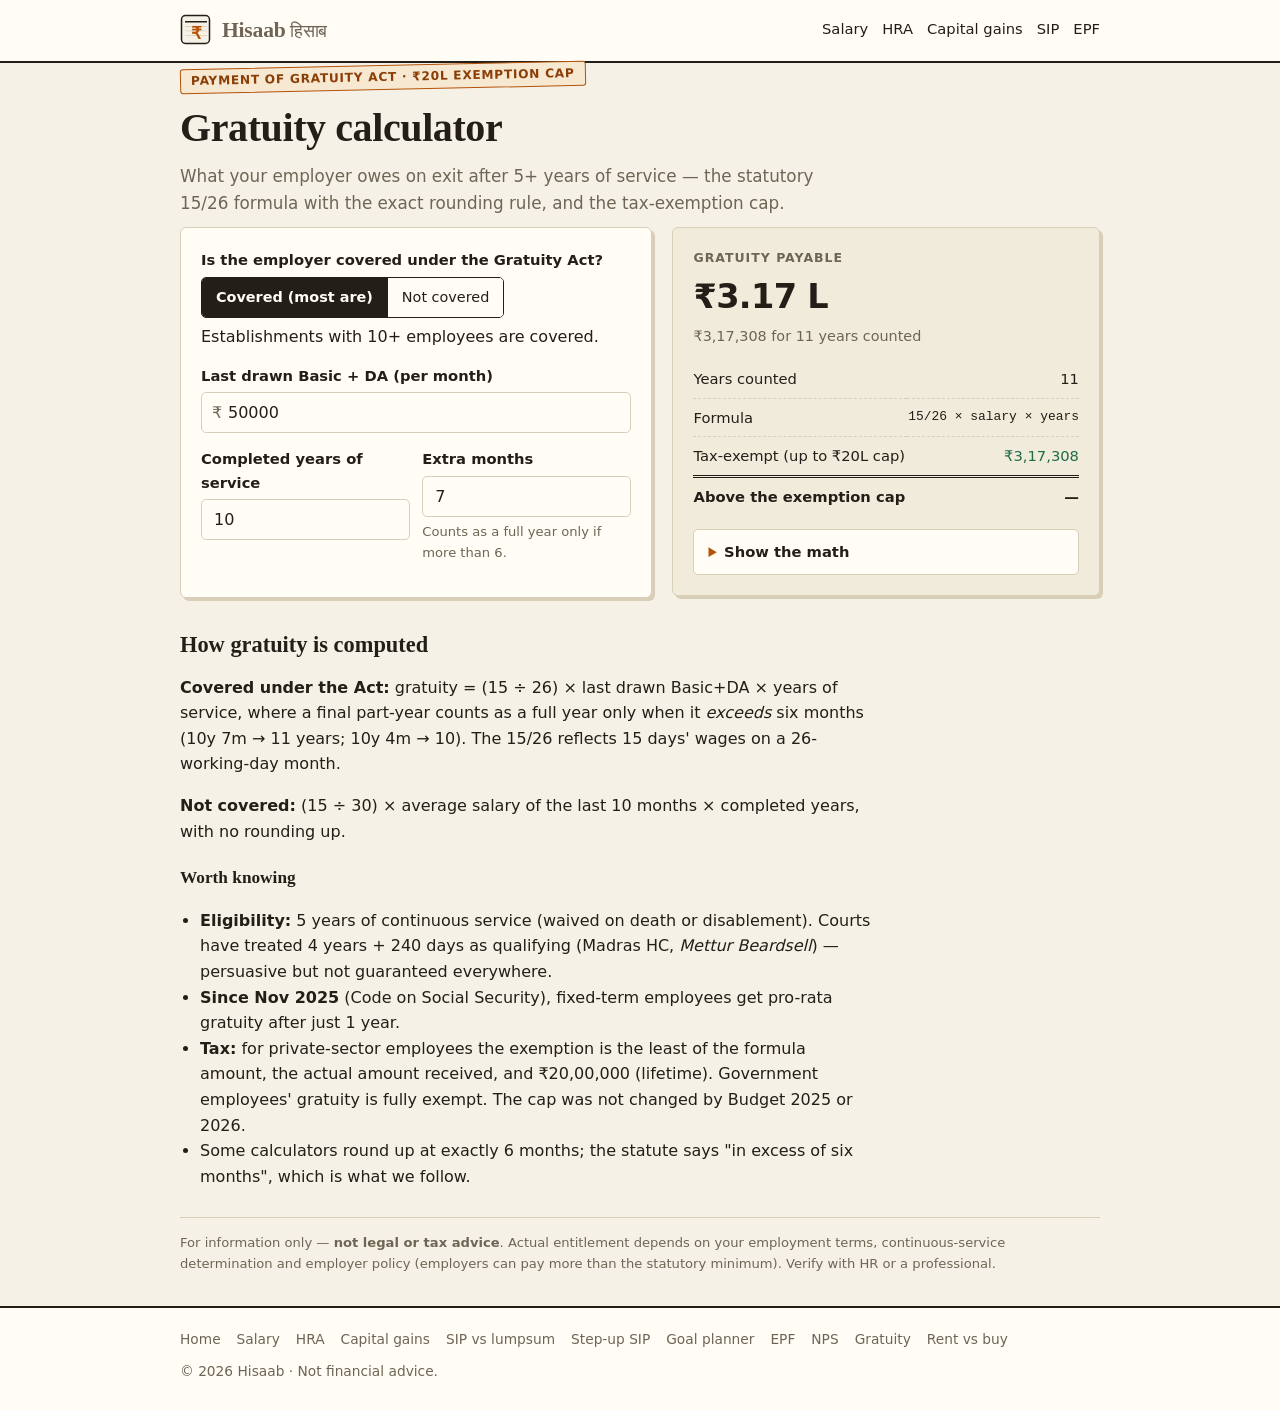
<file: gratuity/index.html>
<!DOCTYPE html>
<html lang="en">
<head>
  <meta charset="utf-8">
  <meta name="viewport" content="width=device-width, initial-scale=1">
  <title>Gratuity Calculator — 15/26 Formula &amp; ₹20L Exemption | Hisaab</title>
  <meta name="description" content="Calculate gratuity under the Payment of Gratuity Act: (15/26) × last drawn Basic+DA × years of service, the over-6-months rounding rule, the not-covered 15/30 formula, and the ₹20 lakh tax-exemption cap.">
  <link rel="canonical" href="https://deshpanda.github.io/hisaab/gratuity/">
  <link rel="icon" href="../assets/favicon.svg" type="image/svg+xml">
  <link rel="stylesheet" href="../assets/styles.css">
  <meta property="og:type" content="website">
  <meta property="og:title" content="Gratuity Calculator — 15/26 Formula">
  <meta property="og:description" content="Gratuity under the Act, the rounding rule and the ₹20L exemption cap — shown step by step.">
  <meta property="og:url" content="https://deshpanda.github.io/hisaab/gratuity/">
  <meta property="og:image" content="https://deshpanda.github.io/hisaab/assets/og.png">
  <meta property="og:image:width" content="1200">
  <meta property="og:image:height" content="630">
  <meta name="twitter:card" content="summary_large_image">
  <script type="application/ld+json">
  {
    "@context": "https://schema.org",
    "@type": "WebApplication",
    "name": "Gratuity Calculator (India)",
    "applicationCategory": "FinanceApplication",
    "operatingSystem": "Web",
    "offers": { "@type": "Offer", "price": "0", "priceCurrency": "INR" },
    "url": "https://deshpanda.github.io/hisaab/gratuity/"
  }
  </script>
</head>
<body>
  <header class="site-header">
    <div class="wrap">
      <a class="brand" href="../">
        <img src="../assets/favicon.svg" alt="">
        <span><b>Hisaab</b> <span>India money calculators</span></span>
      </a>
      <nav class="nav" aria-label="Calculators">
        <a href="../salary/">Salary</a>
        <a href="../hra/">HRA</a>
        <a href="../capital-gains/">Capital gains</a>
        <a href="../sip-vs-lumpsum/">SIP</a>
        <a href="../epf/">EPF</a>
      </nav>
    </div>
  </header>

  <main class="wrap">
    <span class="fy-pill">Payment of Gratuity Act · ₹20L exemption cap</span>
    <h1>Gratuity calculator</h1>
    <p class="lead">What your employer owes on exit after 5+ years of service — the statutory
      15/26 formula with the exact rounding rule, and the tax-exemption cap.</p>

    <form class="calc" id="form">
      <div class="card">
        <fieldset>
          <legend>Is the employer covered under the Gratuity Act?</legend>
          <div class="segmented" role="radiogroup" aria-label="Coverage">
            <label><input type="radio" name="cov" value="yes" checked><span>Covered (most are)</span></label>
            <label><input type="radio" name="cov" value="no"><span>Not covered</span></label>
          </div>
          <div class="hint" style="margin-top:6px">Establishments with 10+ employees are covered.</div>
        </fieldset>

        <div class="field">
          <label for="salary" id="salaryLabel">Last drawn Basic + DA (per month)</label>
          <div class="input-money"><input class="input" id="salary" inputmode="numeric" value="50000"></div>
        </div>
        <div class="grid-2">
          <div class="field">
            <label for="yrs">Completed years of service</label>
            <input class="input" id="yrs" inputmode="numeric" value="10">
          </div>
          <div class="field">
            <label for="mos">Extra months</label>
            <input class="input" id="mos" inputmode="numeric" value="7">
            <div class="hint">Counts as a full year only if more than 6.</div>
          </div>
        </div>
      </div>

      <div class="card result" aria-live="polite">
        <p class="headline">Gratuity payable</p>
        <p class="big" id="rAmt">—</p>
        <p class="sub" id="rSub">—</p>
        <table class="breakdown">
          <tbody>
            <tr><td>Years counted</td><td class="num" id="bYears">—</td></tr>
            <tr><td>Formula</td><td class="num mono" id="bFormula">—</td></tr>
            <tr><td>Tax-exempt (up to ₹20L cap)</td><td class="num pos" id="bExempt">—</td></tr>
            <tr class="total"><td>Above the exemption cap</td><td class="num" id="bOver">—</td></tr>
          </tbody>
        </table>
        <p class="sub" id="rElig" style="margin-top:10px"></p>
        <details class="math">
          <summary>Show the math</summary>
          <div class="math-body">
            <ol id="mSteps"></ol>
          </div>
        </details>
      </div>
    </form>

    <section class="prose">
      <h2>How gratuity is computed</h2>
      <p><strong>Covered under the Act:</strong> gratuity = (15 ÷ 26) × last drawn Basic+DA ×
        years of service, where a final part-year counts as a full year only when it
        <em>exceeds</em> six months (10y 7m → 11 years; 10y 4m → 10). The 15/26 reflects
        15 days' wages on a 26-working-day month.</p>
      <p><strong>Not covered:</strong> (15 ÷ 30) × average salary of the last 10 months ×
        completed years, with no rounding up.</p>
      <h3>Worth knowing</h3>
      <ul>
        <li><strong>Eligibility:</strong> 5 years of continuous service (waived on death or
          disablement). Courts have treated 4 years + 240 days as qualifying (Madras HC,
          <em>Mettur Beardsell</em>) — persuasive but not guaranteed everywhere.</li>
        <li><strong>Since Nov 2025</strong> (Code on Social Security), fixed-term employees get
          pro-rata gratuity after just 1 year.</li>
        <li><strong>Tax:</strong> for private-sector employees the exemption is the least of the
          formula amount, the actual amount received, and ₹20,00,000 (lifetime). Government
          employees' gratuity is fully exempt. The cap was not changed by Budget 2025 or 2026.</li>
        <li>Some calculators round up at exactly 6 months; the statute says "in excess of six
          months", which is what we follow.</li>
      </ul>
    </section>

    <p class="disclaimer">
      For information only — <strong>not legal or tax advice</strong>. Actual entitlement depends
      on your employment terms, continuous-service determination and employer policy (employers
      can pay more than the statutory minimum). Verify with HR or a professional.
    </p>
  </main>

  <footer class="site-footer">
    <div class="wrap">
      <div class="links">
        <a href="../">Home</a><a href="../salary/">Salary</a><a href="../hra/">HRA</a><a href="../capital-gains/">Capital gains</a><a href="../sip-vs-lumpsum/">SIP vs lumpsum</a><a href="../step-up-sip/">Step-up SIP</a><a href="../goal-planner/">Goal planner</a><a href="../epf/">EPF</a><a href="../nps/">NPS</a><a href="../gratuity/">Gratuity</a><a href="../rent-vs-buy/">Rent vs buy</a>
      </div>
      <div>© <span data-year>2026</span> Hisaab · Not financial advice.</div>
    </div>
  </footer>

  <script type="module" src="../assets/site.js"></script>
  <script type="module">
    import { gratuityAmount } from '../lib/gratuity.js';
    import { toINR, toINRCompact, parseAmount } from '../lib/format.js';

    const $ = (id) => document.getElementById(id);
    const form = $('form');
    const val = (id) => { const v = parseAmount($(id).value); return Number.isNaN(v) ? 0 : v; };

    function recalc() {
      const covered = document.querySelector('input[name="cov"]:checked').value === 'yes';
      $('salaryLabel').textContent = covered
        ? 'Last drawn Basic + DA (per month)'
        : 'Average salary of the last 10 months (per month)';

      const r = gratuityAmount({
        salaryMonthly: val('salary'), yearsCompleted: val('yrs'),
        extraMonths: val('mos'), covered,
      });

      $('rAmt').textContent = toINRCompact(r.amount);
      $('rSub').textContent = `${toINR(r.amount)} for ${r.yearsCounted} year${r.yearsCounted === 1 ? '' : 's'} counted`;
      $('bYears').textContent = String(r.yearsCounted);
      $('bFormula').textContent = covered ? '15/26 × salary × years' : '15/30 × salary × years';
      $('bExempt').textContent = toINR(Math.min(r.amount, r.taxExemptCap));
      $('bOver').textContent = r.amountOverCap > 0 ? toINR(r.amountOverCap) : '—';
      $('rElig').textContent = r.eligible
        ? ''
        : 'Note: under 5 years of continuous service — statutory gratuity generally does not apply yet (exceptions: death/disablement; some courts accept 4 years + 240 days).';

      const steps = $('mSteps');
      steps.innerHTML = '';
      const lines = covered ? [
        `Years counted: ${val('yrs')} completed + ${val('mos')} month(s) → ${r.yearsCounted} (a part-year counts only when it exceeds 6 months).`,
        `Gratuity = 15/26 × ${toINR(val('salary'))} × ${r.yearsCounted} = ${toINR(r.amount)}.`,
        r.amountOverCap > 0
          ? `Tax: ₹20,00,000 is exempt; ${toINR(r.amountOverCap)} is taxable as salary.`
          : `Tax: within the ₹20,00,000 exemption cap (private sector, covered).`,
      ] : [
        `Years counted: ${r.yearsCounted} fully completed years (no rounding up when not covered).`,
        `Gratuity = 15/30 × ${toINR(val('salary'))} × ${r.yearsCounted} = ${toINR(r.amount)} (half-month's average salary per year).`,
        r.amountOverCap > 0
          ? `Tax: ₹20,00,000 is exempt; ${toINR(r.amountOverCap)} is taxable as salary.`
          : `Tax: within the ₹20,00,000 exemption cap.`,
      ];
      for (const l of lines) {
        const li = document.createElement('li');
        li.textContent = l;
        steps.appendChild(li);
      }
    }

    form.addEventListener('input', recalc);
    form.addEventListener('change', recalc);
    recalc();
  </script>
</body>
</html>
</file>
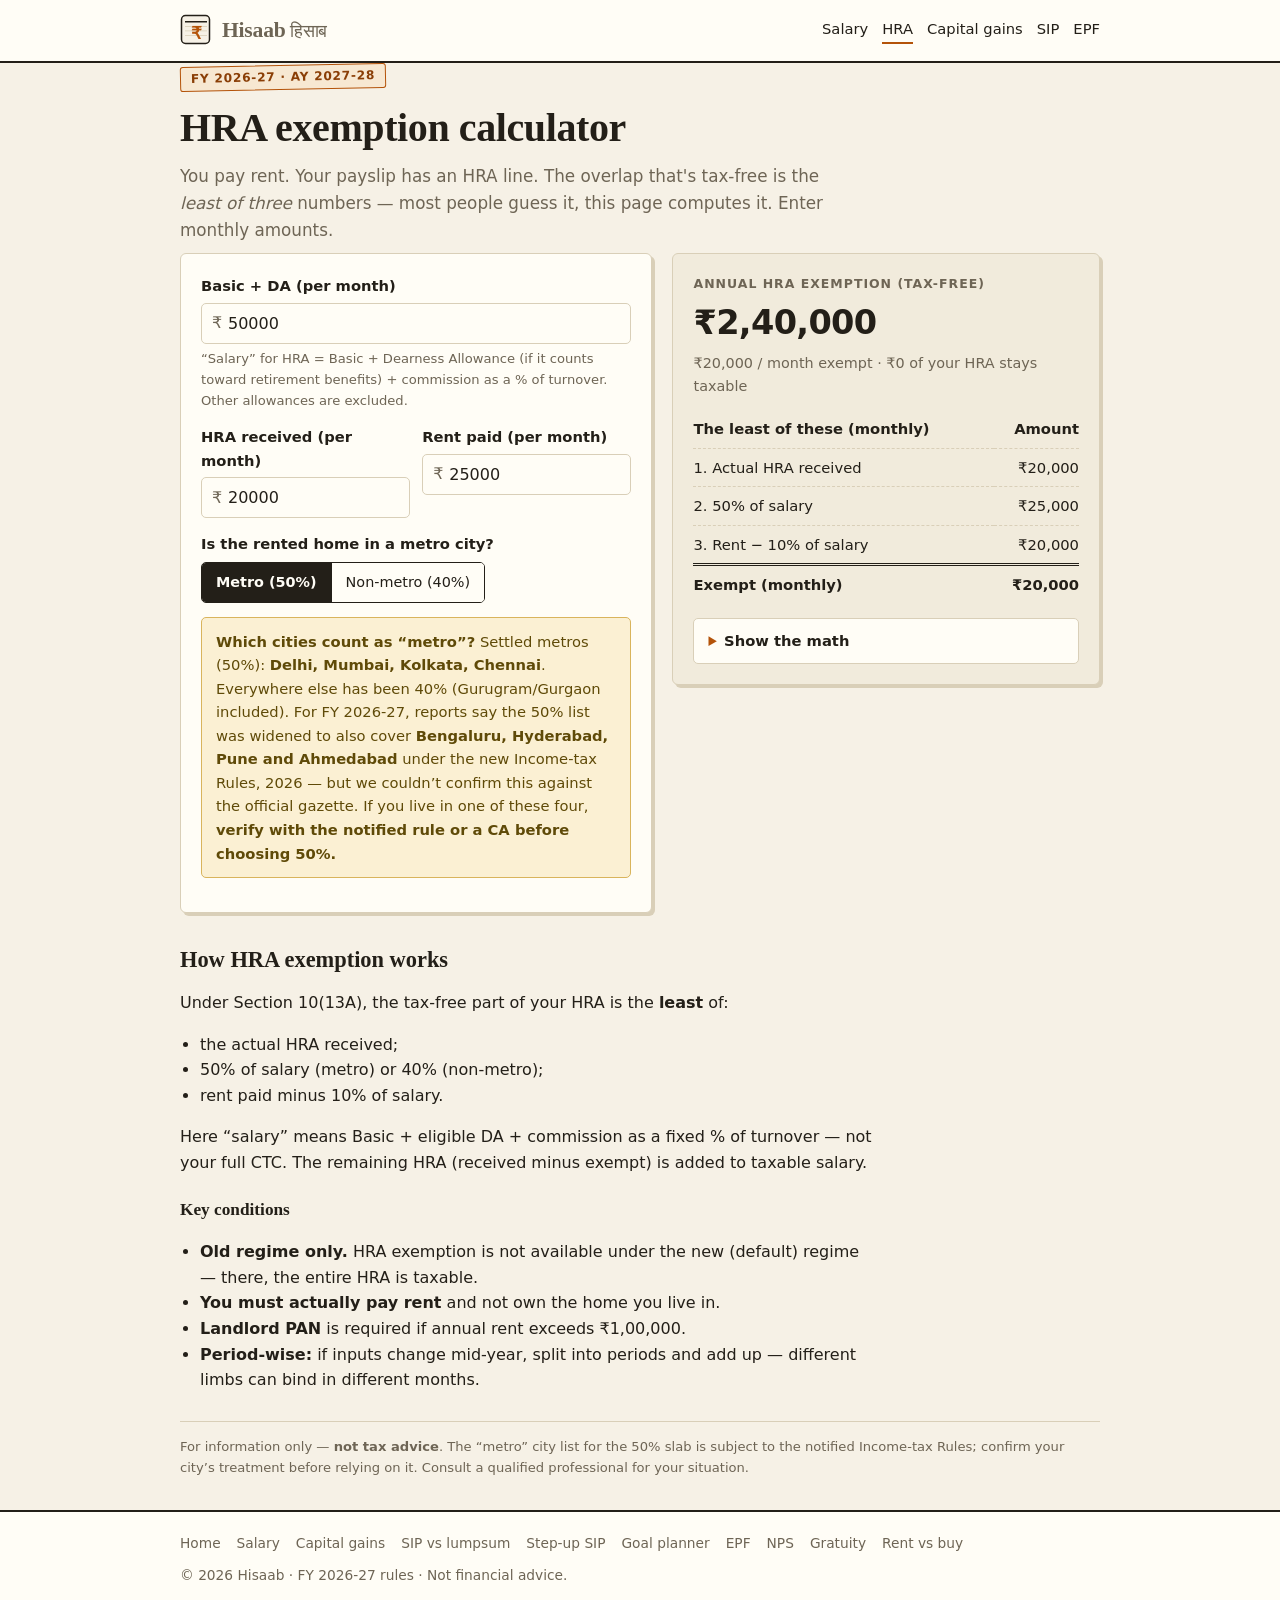
<file: hra/index.html>
<!DOCTYPE html>
<html lang="en">
<head>
  <meta charset="utf-8">
  <meta name="viewport" content="width=device-width, initial-scale=1">
  <title>HRA Exemption Calculator FY 2026-27 — Section 10(13A) | Hisaab</title>
  <meta name="description" content="Calculate your tax-free House Rent Allowance for FY 2026-27 under Section 10(13A). See the least-of-three computation, metro vs non-metro, and how much HRA is taxable. Old regime only.">
  <link rel="canonical" href="https://deshpanda.github.io/hisaab/hra/">
  <link rel="icon" href="../assets/favicon.svg" type="image/svg+xml">
  <link rel="stylesheet" href="../assets/styles.css">
  <meta property="og:type" content="website">
  <meta property="og:title" content="HRA Exemption Calculator FY 2026-27 — Section 10(13A)">
  <meta property="og:description" content="How much of your House Rent Allowance is tax-free — the least-of-three, shown step by step.">
  <meta property="og:url" content="https://deshpanda.github.io/hisaab/hra/">
  <meta property="og:image" content="https://deshpanda.github.io/hisaab/assets/og.png">
  <meta property="og:image:width" content="1200">
  <meta property="og:image:height" content="630">
  <meta name="twitter:card" content="summary_large_image">
  <script type="application/ld+json">
  {
    "@context": "https://schema.org",
    "@type": "WebApplication",
    "name": "HRA Exemption Calculator (India, FY 2026-27)",
    "applicationCategory": "FinanceApplication",
    "operatingSystem": "Web",
    "offers": { "@type": "Offer", "price": "0", "priceCurrency": "INR" },
    "url": "https://deshpanda.github.io/hisaab/hra/"
  }
  </script>
</head>
<body>
  <header class="site-header">
    <div class="wrap">
      <a class="brand" href="../">
        <img src="../assets/favicon.svg" alt="">
        <span><b>Hisaab</b> <span>India money calculators</span></span>
      </a>
      <nav class="nav" aria-label="Calculators">
        <a href="../salary/">Salary</a>
        <a href="../hra/" aria-current="page">HRA</a>
        <a href="../capital-gains/">Capital gains</a>
        <a href="../sip-vs-lumpsum/">SIP</a>
        <a href="../epf/">EPF</a>
      </nav>
    </div>
  </header>

  <main class="wrap">
    <span class="fy-pill">FY <span data-fy>2026-27</span> · AY <span data-ay>2027-28</span></span>
    <h1>HRA exemption calculator</h1>
    <p class="lead">You pay rent. Your payslip has an HRA line. The overlap that's tax-free is
      the <em>least of three</em> numbers — most people guess it, this page computes it.
      Enter monthly amounts.</p>

    <form class="calc" id="form">
      <div class="card">
        <div class="field">
          <label for="salary">Basic + DA (per month)</label>
          <div class="input-money"><input class="input" id="salary" inputmode="numeric" value="50000"></div>
          <div class="hint">“Salary” for HRA = Basic + Dearness Allowance (if it counts toward retirement benefits) + commission as a % of turnover. Other allowances are excluded.</div>
        </div>
        <div class="grid-2">
          <div class="field">
            <label for="hra">HRA received (per month)</label>
            <div class="input-money"><input class="input" id="hra" inputmode="numeric" value="20000"></div>
          </div>
          <div class="field">
            <label for="rent">Rent paid (per month)</label>
            <div class="input-money"><input class="input" id="rent" inputmode="numeric" value="25000"></div>
          </div>
        </div>

        <fieldset>
          <legend>Is the rented home in a metro city?</legend>
          <div class="segmented" role="radiogroup" aria-label="City type">
            <label><input type="radio" name="city" value="metro" checked><span>Metro (50%)</span></label>
            <label><input type="radio" name="city" value="non" ><span>Non-metro (40%)</span></label>
          </div>
        </fieldset>

        <div class="callout callout-warn">
          <strong>Which cities count as “metro”?</strong> Settled metros (50%):
          <strong>Delhi, Mumbai, Kolkata, Chennai</strong>. Everywhere else has been 40%
          (Gurugram/Gurgaon included). For FY <span data-fy>2026-27</span>, reports say the
          50% list was widened to also cover <strong>Bengaluru, Hyderabad, Pune and
          Ahmedabad</strong> under the new Income-tax Rules, 2026 — but we couldn’t confirm
          this against the official gazette. If you live in one of these four,
          <strong>verify with the notified rule or a CA before choosing 50%.</strong>
        </div>
      </div>

      <div class="card result" aria-live="polite">
        <p class="headline">Annual HRA exemption (tax-free)</p>
        <p class="big" id="rExempt">—</p>
        <p class="sub" id="rSub">—</p>
        <table class="breakdown">
          <thead>
            <tr><th>The least of these (monthly)</th><th class="num">Amount</th></tr>
          </thead>
          <tbody>
            <tr><td>1. Actual HRA received</td><td class="num" id="lA">—</td></tr>
            <tr><td id="lBLabel">2. 50% of salary</td><td class="num" id="lB">—</td></tr>
            <tr><td>3. Rent − 10% of salary</td><td class="num" id="lC">—</td></tr>
            <tr class="total"><td>Exempt (monthly)</td><td class="num" id="lExempt">—</td></tr>
          </tbody>
        </table>
        <details class="math">
          <summary>Show the math</summary>
          <div class="math-body">
            <p id="mExplain"></p>
            <p class="hint">Annual figures = monthly × 12. If your salary, rent or city
              changed during the year, compute each period separately and add the exempt
              amounts — a single annual calculation can be wrong.</p>
          </div>
        </details>
      </div>
    </form>

    <section class="prose">
      <h2>How HRA exemption works</h2>
      <p>Under Section 10(13A), the tax-free part of your HRA is the <strong>least</strong> of:</p>
      <ul>
        <li>the actual HRA received;</li>
        <li>50% of salary (metro) or 40% (non-metro);</li>
        <li>rent paid minus 10% of salary.</li>
      </ul>
      <p>Here “salary” means Basic + eligible DA + commission as a fixed % of turnover —
        not your full CTC. The remaining HRA (received minus exempt) is added to taxable salary.</p>

      <h3>Key conditions</h3>
      <ul>
        <li><strong>Old regime only.</strong> HRA exemption is not available under the new
          (default) regime — there, the entire HRA is taxable.</li>
        <li><strong>You must actually pay rent</strong> and not own the home you live in.</li>
        <li><strong>Landlord PAN</strong> is required if annual rent exceeds ₹1,00,000.</li>
        <li><strong>Period-wise:</strong> if inputs change mid-year, split into periods and
          add up — different limbs can bind in different months.</li>
      </ul>
    </section>

    <p class="disclaimer">
      For information only — <strong>not tax advice</strong>. The “metro” city list for the
      50% slab is subject to the notified Income-tax Rules; confirm your city’s treatment
      before relying on it. Consult a qualified professional for your situation.
    </p>
  </main>

  <footer class="site-footer">
    <div class="wrap">
      <div class="links">
        <a href="../">Home</a><a href="../salary/">Salary</a><a href="../capital-gains/">Capital gains</a><a href="../sip-vs-lumpsum/">SIP vs lumpsum</a><a href="../step-up-sip/">Step-up SIP</a><a href="../goal-planner/">Goal planner</a><a href="../epf/">EPF</a><a href="../nps/">NPS</a><a href="../gratuity/">Gratuity</a><a href="../rent-vs-buy/">Rent vs buy</a>
      </div>
      <div>© <span data-year>2026</span> Hisaab · FY <span data-fy>2026-27</span> rules · Not financial advice.</div>
    </div>
  </footer>

  <script type="module" src="../assets/site.js"></script>
  <script type="module">
    import { hraExemption } from '../lib/hra.js';
    import { toINR } from '../lib/format.js';

    const $ = (id) => document.getElementById(id);
    const form = $('form');

    function recalc() {
      const isMetro = document.querySelector('input[name="city"]:checked').value === 'metro';
      const r = hraExemption({
        salary: $('salary').value,
        hraReceived: $('hra').value,
        rentPaid: $('rent').value,
        isMetro,
      });

      $('lBLabel').textContent = `2. ${Math.round(r.ratePct * 100)}% of salary`;
      $('lA').textContent = toINR(r.limbs.actualHra);
      $('lB').textContent = toINR(r.limbs.pctOfSalary);
      $('lC').textContent = toINR(r.limbs.rentMinus10);
      $('lExempt').textContent = toINR(r.exempt);

      $('rExempt').textContent = toINR(r.exempt * 12);
      $('rSub').textContent = `${toINR(r.exempt)} / month exempt · ${toINR(r.taxable * 12)} of your HRA stays taxable`;

      const names = { actualHra: 'the actual HRA received', pctOfSalary: `${Math.round(r.ratePct * 100)}% of salary`, rentMinus10: 'rent minus 10% of salary' };
      $('mExplain').textContent = r.exempt === 0
        ? 'No exemption: with the rent and salary entered, the least of the three works out to zero (often because rent is below 10% of salary, or no HRA/rent).'
        : `The smallest of the three is ${names[r.binding]}, so that is your exempt HRA: ${toINR(r.exempt)}/month (${toINR(r.exempt * 12)}/year).`;
    }

    form.addEventListener('input', recalc);
    form.addEventListener('change', recalc);
    recalc();
  </script>
</body>
</html>
</file>
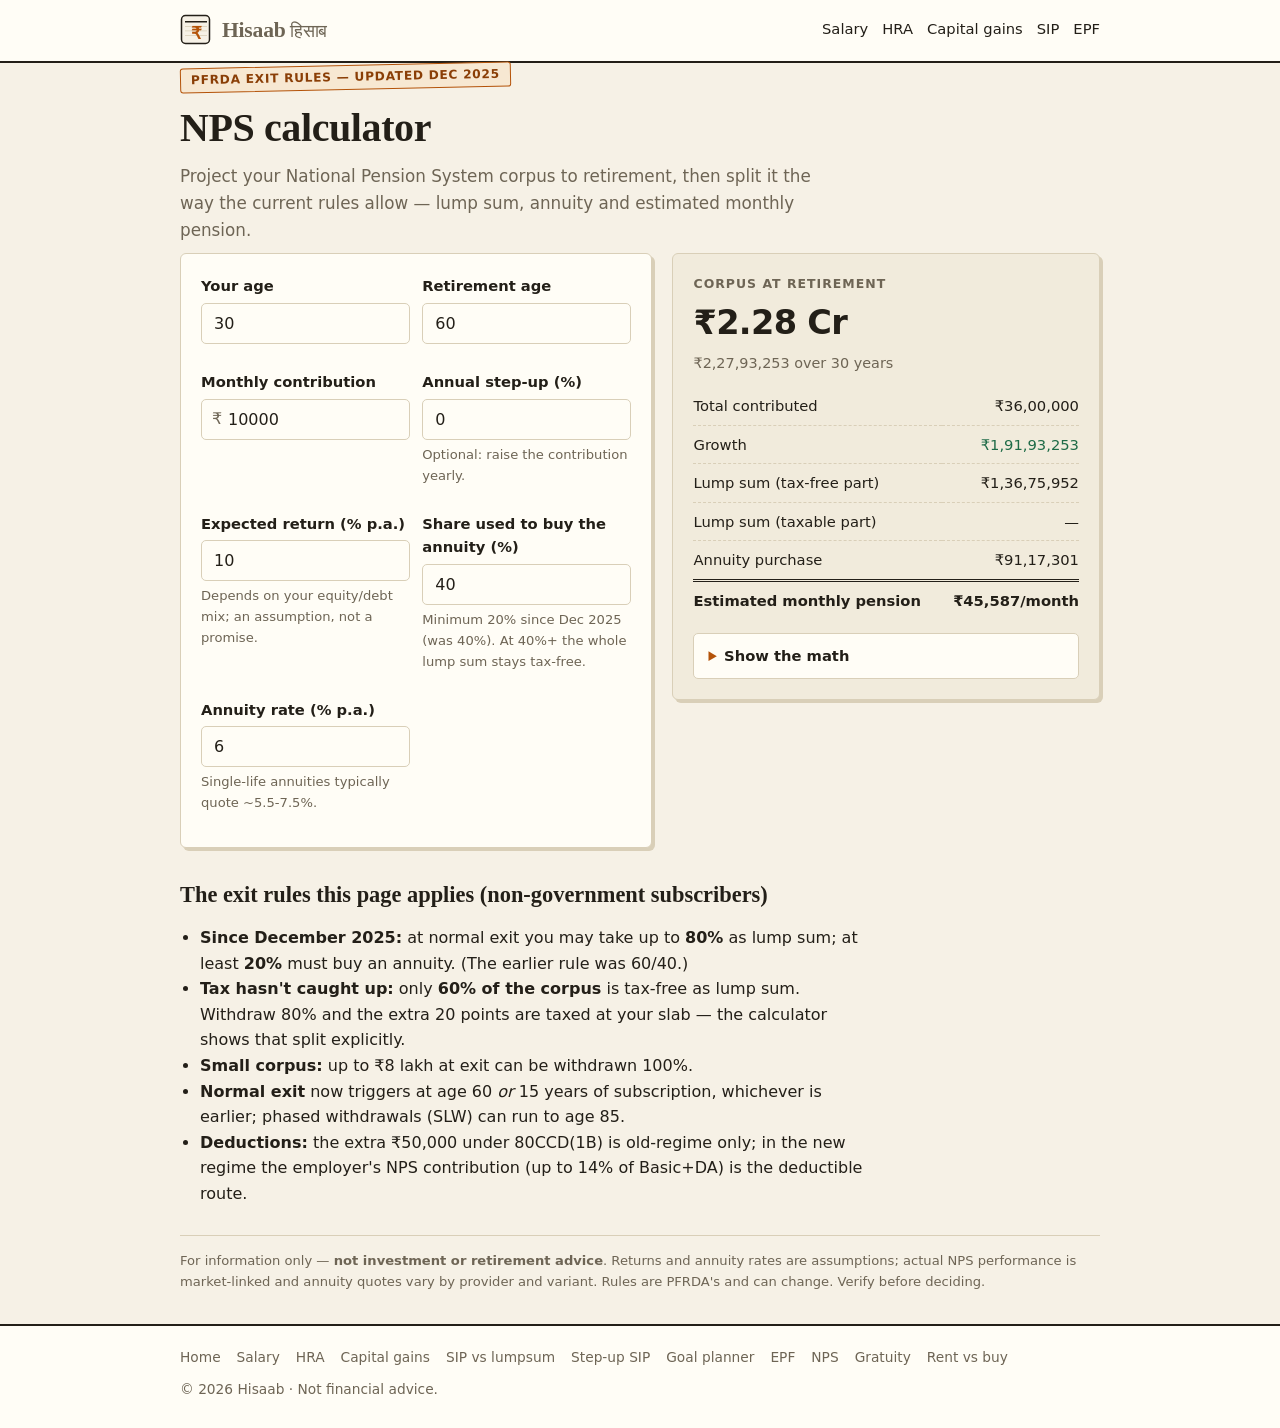
<file: nps/index.html>
<!DOCTYPE html>
<html lang="en">
<head>
  <meta charset="utf-8">
  <meta name="viewport" content="width=device-width, initial-scale=1">
  <title>NPS Calculator — Retirement Corpus &amp; Monthly Pension | Hisaab</title>
  <meta name="description" content="Project your NPS corpus to age 60 and split it under the December 2025 PFRDA rules: lump sum up to 80%, annuity minimum 20%, the 60% tax-free cap and your estimated monthly pension. Every step shown.">
  <link rel="canonical" href="https://deshpanda.github.io/hisaab/nps/">
  <link rel="icon" href="../assets/favicon.svg" type="image/svg+xml">
  <link rel="stylesheet" href="../assets/styles.css">
  <meta property="og:type" content="website">
  <meta property="og:title" content="NPS Calculator — Retirement Corpus &amp; Monthly Pension">
  <meta property="og:description" content="NPS corpus, lump sum and pension under the current PFRDA exit rules, transparently computed.">
  <meta property="og:url" content="https://deshpanda.github.io/hisaab/nps/">
  <meta property="og:image" content="https://deshpanda.github.io/hisaab/assets/og.png">
  <meta property="og:image:width" content="1200">
  <meta property="og:image:height" content="630">
  <meta name="twitter:card" content="summary_large_image">
  <script type="application/ld+json">
  {
    "@context": "https://schema.org",
    "@type": "WebApplication",
    "name": "NPS Calculator (India)",
    "applicationCategory": "FinanceApplication",
    "operatingSystem": "Web",
    "offers": { "@type": "Offer", "price": "0", "priceCurrency": "INR" },
    "url": "https://deshpanda.github.io/hisaab/nps/"
  }
  </script>
</head>
<body>
  <header class="site-header">
    <div class="wrap">
      <a class="brand" href="../">
        <img src="../assets/favicon.svg" alt="">
        <span><b>Hisaab</b> <span>India money calculators</span></span>
      </a>
      <nav class="nav" aria-label="Calculators">
        <a href="../salary/">Salary</a>
        <a href="../hra/">HRA</a>
        <a href="../capital-gains/">Capital gains</a>
        <a href="../sip-vs-lumpsum/">SIP</a>
        <a href="../epf/">EPF</a>
      </nav>
    </div>
  </header>

  <main class="wrap">
    <span class="fy-pill">PFRDA exit rules — updated Dec 2025</span>
    <h1>NPS calculator</h1>
    <p class="lead">Project your National Pension System corpus to retirement, then split it the
      way the current rules allow — lump sum, annuity and estimated monthly pension.</p>

    <form class="calc" id="form">
      <div class="card">
        <div class="grid-2">
          <div class="field">
            <label for="age">Your age</label>
            <input class="input" id="age" inputmode="numeric" value="30">
          </div>
          <div class="field">
            <label for="retire">Retirement age</label>
            <input class="input" id="retire" inputmode="numeric" value="60">
          </div>
          <div class="field">
            <label for="monthly">Monthly contribution</label>
            <div class="input-money"><input class="input" id="monthly" inputmode="numeric" value="10000"></div>
          </div>
          <div class="field">
            <label for="step">Annual step-up (%)</label>
            <input class="input" id="step" inputmode="decimal" value="0">
            <div class="hint">Optional: raise the contribution yearly.</div>
          </div>
          <div class="field">
            <label for="rate">Expected return (% p.a.)</label>
            <input class="input" id="rate" inputmode="decimal" value="10">
            <div class="hint">Depends on your equity/debt mix; an assumption, not a promise.</div>
          </div>
          <div class="field">
            <label for="annuityPct">Share used to buy the annuity (%)</label>
            <input class="input" id="annuityPct" inputmode="numeric" value="40">
            <div class="hint">Minimum 20% since Dec 2025 (was 40%). At 40%+ the whole lump sum stays tax-free.</div>
          </div>
          <div class="field">
            <label for="annuityRate">Annuity rate (% p.a.)</label>
            <input class="input" id="annuityRate" inputmode="decimal" value="6">
            <div class="hint">Single-life annuities typically quote ~5.5-7.5%.</div>
          </div>
        </div>
      </div>

      <div class="card result" aria-live="polite">
        <p class="headline">Corpus at retirement</p>
        <p class="big" id="rCorpus">—</p>
        <p class="sub" id="rSub">—</p>
        <table class="breakdown">
          <tbody>
            <tr><td>Total contributed</td><td class="num" id="bInv">—</td></tr>
            <tr><td>Growth</td><td class="num pos" id="bGain">—</td></tr>
            <tr><td>Lump sum (tax-free part)</td><td class="num" id="bLumpFree">—</td></tr>
            <tr><td>Lump sum (taxable part)</td><td class="num" id="bLumpTax">—</td></tr>
            <tr><td>Annuity purchase</td><td class="num" id="bAnnuity">—</td></tr>
            <tr class="total"><td>Estimated monthly pension</td><td class="num" id="bPension">—</td></tr>
          </tbody>
        </table>
        <p class="sub" id="rSmall" style="margin-top:10px"></p>
        <details class="math">
          <summary>Show the math</summary>
          <div class="math-body">
            <ol id="mSteps"></ol>
            <p class="hint">Accumulation uses the SIP convention (contribution at the start of
              each month, compounding monthly). The pension is pre-tax — annuity income is taxed
              at your slab. Rules per the PFRDA (Exits &amp; Withdrawals) Amendment Regulations, 2025.</p>
          </div>
        </details>
      </div>
    </form>

    <section class="prose">
      <h2>The exit rules this page applies (non-government subscribers)</h2>
      <ul>
        <li><strong>Since December 2025:</strong> at normal exit you may take up to <strong>80%</strong>
          as lump sum; at least <strong>20%</strong> must buy an annuity. (The earlier rule was 60/40.)</li>
        <li><strong>Tax hasn't caught up:</strong> only <strong>60% of the corpus</strong> is
          tax-free as lump sum. Withdraw 80% and the extra 20 points are taxed at your slab —
          the calculator shows that split explicitly.</li>
        <li><strong>Small corpus:</strong> up to ₹8 lakh at exit can be withdrawn 100%.</li>
        <li><strong>Normal exit</strong> now triggers at age 60 <em>or</em> 15 years of
          subscription, whichever is earlier; phased withdrawals (SLW) can run to age 85.</li>
        <li><strong>Deductions:</strong> the extra ₹50,000 under 80CCD(1B) is old-regime only;
          in the new regime the employer's NPS contribution (up to 14% of Basic+DA) is the
          deductible route.</li>
      </ul>
    </section>

    <p class="disclaimer">
      For information only — <strong>not investment or retirement advice</strong>. Returns and
      annuity rates are assumptions; actual NPS performance is market-linked and annuity quotes
      vary by provider and variant. Rules are PFRDA's and can change. Verify before deciding.
    </p>
  </main>

  <footer class="site-footer">
    <div class="wrap">
      <div class="links">
        <a href="../">Home</a><a href="../salary/">Salary</a><a href="../hra/">HRA</a><a href="../capital-gains/">Capital gains</a><a href="../sip-vs-lumpsum/">SIP vs lumpsum</a><a href="../step-up-sip/">Step-up SIP</a><a href="../goal-planner/">Goal planner</a><a href="../epf/">EPF</a><a href="../nps/">NPS</a><a href="../gratuity/">Gratuity</a><a href="../rent-vs-buy/">Rent vs buy</a>
      </div>
      <div>© <span data-year>2026</span> Hisaab · Not financial advice.</div>
    </div>
  </footer>

  <script type="module" src="../assets/site.js"></script>
  <script type="module">
    import { npsProjection } from '../lib/nps.js';
    import { toINR, toINRCompact, parseAmount } from '../lib/format.js';

    const $ = (id) => document.getElementById(id);
    const form = $('form');
    const val = (id) => { const v = parseAmount($(id).value); return Number.isNaN(v) ? 0 : v; };

    function recalc() {
      const r = npsProjection({
        currentAge: val('age'), retirementAge: val('retire'), monthly: val('monthly'),
        expectedReturnPct: val('rate'), stepUpPct: val('step'),
        annuityPct: val('annuityPct'), annuityRatePct: val('annuityRate'),
      });

      $('rCorpus').textContent = toINRCompact(r.corpus);
      $('rSub').textContent = `${toINR(r.corpus)} over ${r.years} years`;
      $('bInv').textContent = toINR(r.invested);
      $('bGain').textContent = toINR(r.gains);
      $('bLumpFree').textContent = toINR(r.taxFreeLumpsum);
      $('bLumpTax').textContent = r.taxableLumpsum > 0 ? toINR(r.taxableLumpsum) : '—';
      $('bAnnuity').textContent = toINR(r.annuityCorpus);
      $('bPension').textContent = toINR(r.monthlyPension) + '/month';
      $('rSmall').textContent = r.smallCorpusFullWithdrawal
        ? 'Corpus is within ₹8 lakh — the rules allow withdrawing 100% of it at exit.'
        : '';

      const steps = $('mSteps');
      steps.innerHTML = '';
      const lines = [
        `Corpus after ${r.years} years of ${toINR(val('monthly'))}/month at ${val('rate')}%${val('step') > 0 ? ` (stepping up ${val('step')}%/yr)` : ''}: ${toINR(r.corpus)}.`,
        `Annuity share ${r.annuityPct}% → ${toINR(r.annuityCorpus)} buys the annuity; lump sum ${toINR(r.lumpsum)}.`,
        r.taxableLumpsum > 0
          ? `Tax-free lump sum is capped at 60% of corpus (${toINR(r.taxFreeLumpsum)}); the remaining ${toINR(r.taxableLumpsum)} is taxable at slab.`
          : `The lump sum is within the 60%-of-corpus tax-free cap.`,
        `Monthly pension = ${toINR(r.annuityCorpus)} × ${val('annuityRate')}% ÷ 12 = ${toINR(r.monthlyPension)} (pre-tax).`,
      ];
      for (const l of lines) {
        const li = document.createElement('li');
        li.textContent = l;
        steps.appendChild(li);
      }
    }

    form.addEventListener('input', recalc);
    form.addEventListener('change', recalc);
    recalc();
  </script>
</body>
</html>
</file>
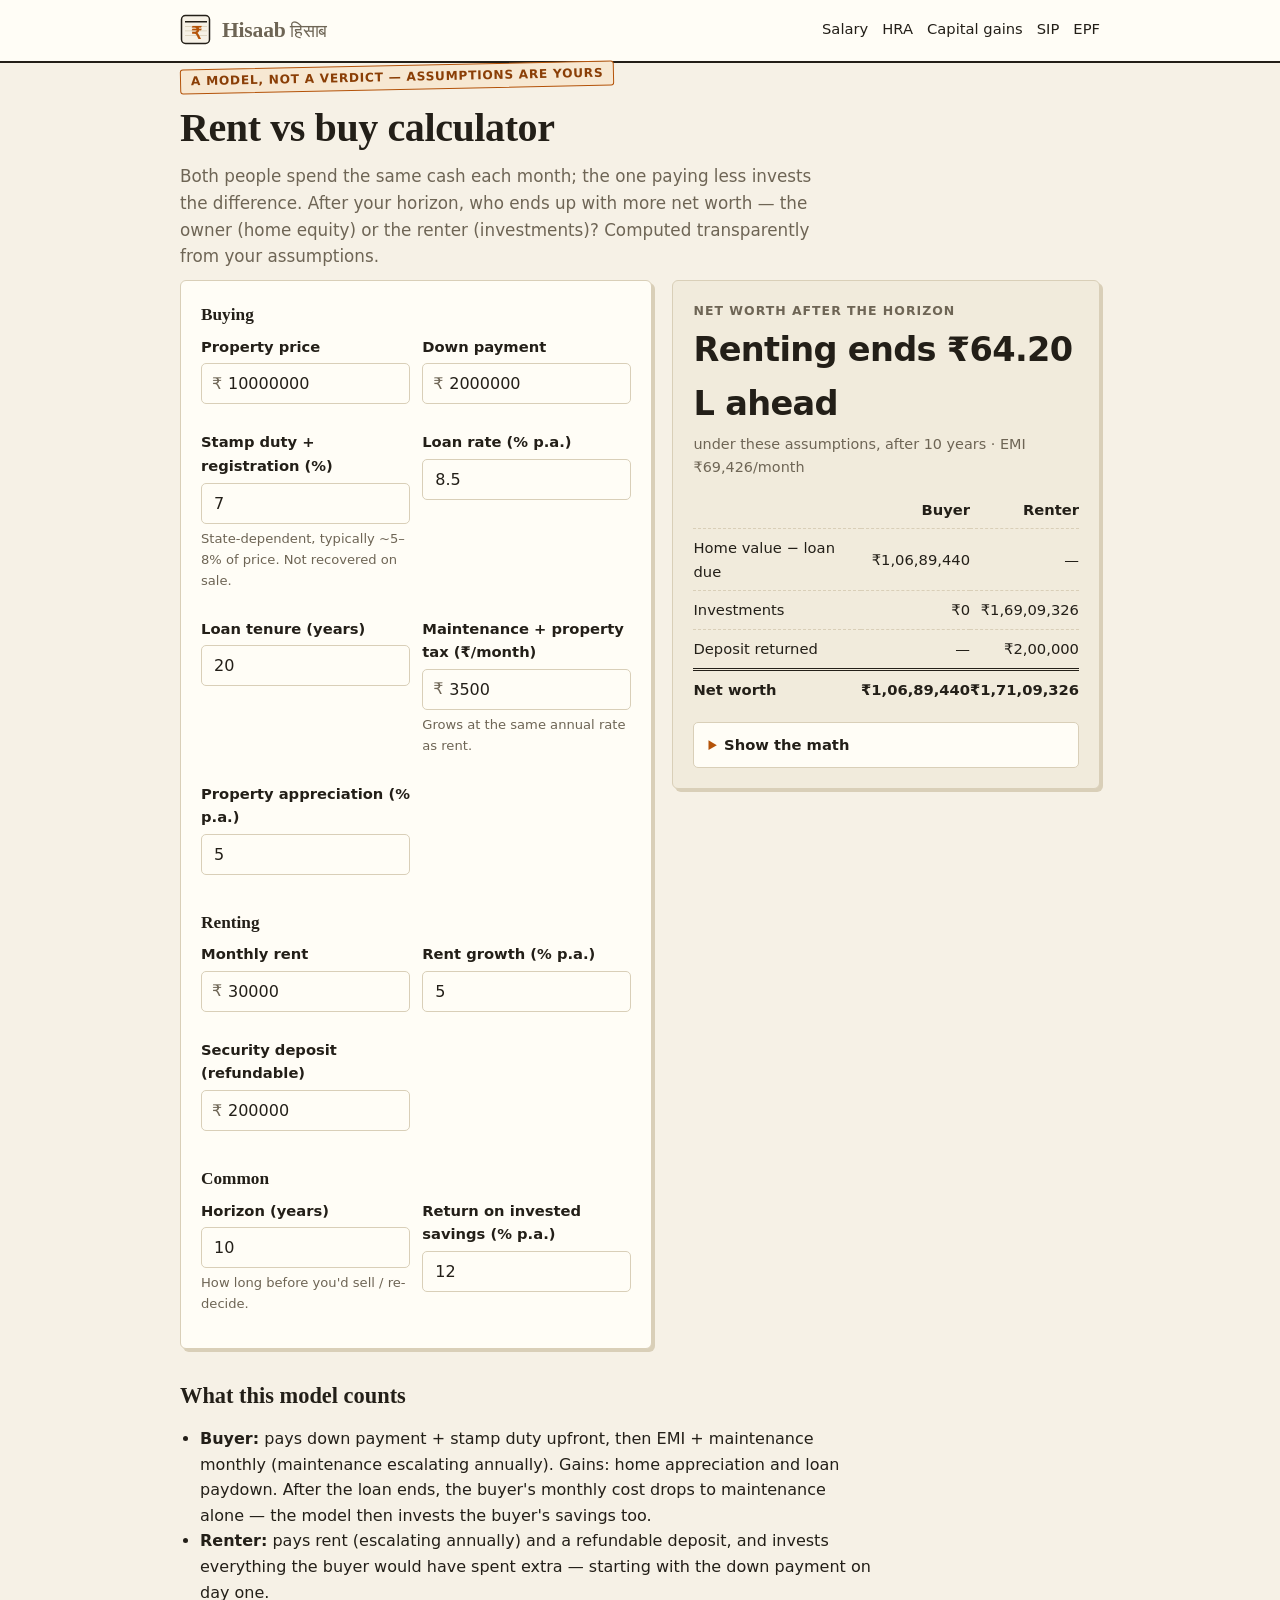
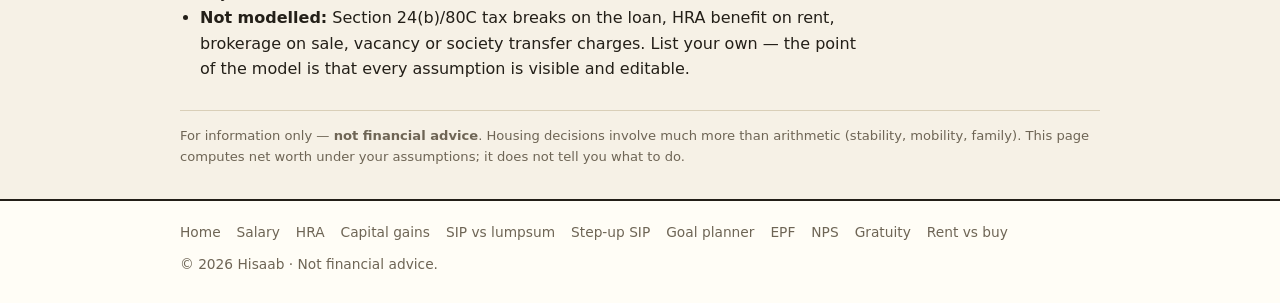
<file: rent-vs-buy/index.html>
<!DOCTYPE html>
<html lang="en">
<head>
  <meta charset="utf-8">
  <meta name="viewport" content="width=device-width, initial-scale=1">
  <title>Rent vs Buy Calculator (India) — Net Worth Comparison | Hisaab</title>
  <meta name="description" content="Compare renting vs buying a home in India: EMI, stamp duty, maintenance and appreciation on one side; rent growth, deposit and invested savings on the other. See which path ends with more net worth under your assumptions.">
  <link rel="canonical" href="https://deshpanda.github.io/hisaab/rent-vs-buy/">
  <link rel="icon" href="../assets/favicon.svg" type="image/svg+xml">
  <link rel="stylesheet" href="../assets/styles.css">
  <meta property="og:type" content="website">
  <meta property="og:title" content="Rent vs Buy Calculator (India) — Net Worth Comparison">
  <meta property="og:description" content="A symmetric net-worth model for the rent-or-buy question, computed transparently.">
  <meta property="og:url" content="https://deshpanda.github.io/hisaab/rent-vs-buy/">
  <meta property="og:image" content="https://deshpanda.github.io/hisaab/assets/og.png">
  <meta property="og:image:width" content="1200">
  <meta property="og:image:height" content="630">
  <meta name="twitter:card" content="summary_large_image">
  <script type="application/ld+json">
  {
    "@context": "https://schema.org",
    "@type": "WebApplication",
    "name": "Rent vs Buy Calculator (India)",
    "applicationCategory": "FinanceApplication",
    "operatingSystem": "Web",
    "offers": { "@type": "Offer", "price": "0", "priceCurrency": "INR" },
    "url": "https://deshpanda.github.io/hisaab/rent-vs-buy/"
  }
  </script>
</head>
<body>
  <header class="site-header">
    <div class="wrap">
      <a class="brand" href="../">
        <img src="../assets/favicon.svg" alt="">
        <span><b>Hisaab</b> <span>India money calculators</span></span>
      </a>
      <nav class="nav" aria-label="Calculators">
        <a href="../salary/">Salary</a>
        <a href="../hra/">HRA</a>
        <a href="../capital-gains/">Capital gains</a>
        <a href="../sip-vs-lumpsum/">SIP</a>
        <a href="../epf/">EPF</a>
      </nav>
    </div>
  </header>

  <main class="wrap">
    <span class="fy-pill">A model, not a verdict — assumptions are yours</span>
    <h1>Rent vs buy calculator</h1>
    <p class="lead">Both people spend the same cash each month; the one paying less invests the
      difference. After your horizon, who ends up with more net worth — the owner (home equity)
      or the renter (investments)? Computed transparently from your assumptions.</p>

    <form class="calc" id="form">
      <div class="card">
        <h3 style="margin-top:0">Buying</h3>
        <div class="grid-2">
          <div class="field">
            <label for="price">Property price</label>
            <div class="input-money"><input class="input" id="price" inputmode="numeric" value="10000000"></div>
          </div>
          <div class="field">
            <label for="down">Down payment</label>
            <div class="input-money"><input class="input" id="down" inputmode="numeric" value="2000000"></div>
          </div>
          <div class="field">
            <label for="upfront">Stamp duty + registration (%)</label>
            <input class="input" id="upfront" inputmode="decimal" value="7">
            <div class="hint">State-dependent, typically ~5–8% of price. Not recovered on sale.</div>
          </div>
          <div class="field">
            <label for="lrate">Loan rate (% p.a.)</label>
            <input class="input" id="lrate" inputmode="decimal" value="8.5">
          </div>
          <div class="field">
            <label for="tenure">Loan tenure (years)</label>
            <input class="input" id="tenure" inputmode="numeric" value="20">
          </div>
          <div class="field">
            <label for="own">Maintenance + property tax (₹/month)</label>
            <div class="input-money"><input class="input" id="own" inputmode="numeric" value="3500"></div>
            <div class="hint">Grows at the same annual rate as rent.</div>
          </div>
          <div class="field">
            <label for="appr">Property appreciation (% p.a.)</label>
            <input class="input" id="appr" inputmode="decimal" value="5">
          </div>
        </div>

        <h3>Renting</h3>
        <div class="grid-2">
          <div class="field">
            <label for="rent">Monthly rent</label>
            <div class="input-money"><input class="input" id="rent" inputmode="numeric" value="30000"></div>
          </div>
          <div class="field">
            <label for="rgrow">Rent growth (% p.a.)</label>
            <input class="input" id="rgrow" inputmode="decimal" value="5">
          </div>
          <div class="field">
            <label for="dep">Security deposit (refundable)</label>
            <div class="input-money"><input class="input" id="dep" inputmode="numeric" value="200000"></div>
          </div>
        </div>

        <h3>Common</h3>
        <div class="grid-2">
          <div class="field">
            <label for="horizon">Horizon (years)</label>
            <input class="input" id="horizon" inputmode="numeric" value="10">
            <div class="hint">How long before you'd sell / re-decide.</div>
          </div>
          <div class="field">
            <label for="irate">Return on invested savings (% p.a.)</label>
            <input class="input" id="irate" inputmode="decimal" value="12">
          </div>
        </div>
      </div>

      <div class="card result" aria-live="polite">
        <p class="headline">Net worth after the horizon</p>
        <p class="big" id="rHead">—</p>
        <p class="sub" id="rSub">—</p>
        <table class="breakdown">
          <thead>
            <tr><th></th><th class="num">Buyer</th><th class="num">Renter</th></tr>
          </thead>
          <tbody>
            <tr><td>Home value − loan due</td><td class="num" id="bEquity">—</td><td class="num">—</td></tr>
            <tr><td>Investments</td><td class="num" id="bInv">—</td><td class="num" id="rInv">—</td></tr>
            <tr><td>Deposit returned</td><td class="num">—</td><td class="num" id="rDep">—</td></tr>
            <tr class="total"><td>Net worth</td><td class="num" id="bNw">—</td><td class="num" id="rNw">—</td></tr>
          </tbody>
        </table>
        <details class="math">
          <summary>Show the math</summary>
          <div class="math-body">
            <ol id="mSteps"></ol>
            <p class="hint">Model: both sides spend max(owner outflow, rent) monthly; the cheaper
              side invests the difference at your expected return (monthly compounding). The
              buyer's upfront outgo is down payment + stamp/registration; the renter instead
              invests that money (minus the deposit) on day one. Selling costs, home-loan tax
              breaks and rent HRA benefits are not modelled — they can shift the result.</p>
          </div>
        </details>
      </div>
    </form>

    <section class="prose">
      <h2>What this model counts</h2>
      <ul>
        <li><strong>Buyer:</strong> pays down payment + stamp duty upfront, then EMI + maintenance
          monthly (maintenance escalating annually). Gains: home appreciation and loan paydown.
          After the loan ends, the buyer's monthly cost drops to maintenance alone — the model
          then invests the buyer's savings too.</li>
        <li><strong>Renter:</strong> pays rent (escalating annually) and a refundable deposit,
          and invests everything the buyer would have spent extra — starting with the down
          payment on day one.</li>
        <li><strong>Not modelled:</strong> Section 24(b)/80C tax breaks on the loan, HRA benefit
          on rent, brokerage on sale, vacancy or society transfer charges. List your own — the
          point of the model is that every assumption is visible and editable.</li>
      </ul>
    </section>

    <p class="disclaimer">
      For information only — <strong>not financial advice</strong>. Housing decisions involve
      much more than arithmetic (stability, mobility, family). This page computes net worth
      under your assumptions; it does not tell you what to do.
    </p>
  </main>

  <footer class="site-footer">
    <div class="wrap">
      <div class="links">
        <a href="../">Home</a><a href="../salary/">Salary</a><a href="../hra/">HRA</a><a href="../capital-gains/">Capital gains</a><a href="../sip-vs-lumpsum/">SIP vs lumpsum</a><a href="../step-up-sip/">Step-up SIP</a><a href="../goal-planner/">Goal planner</a><a href="../epf/">EPF</a><a href="../nps/">NPS</a><a href="../gratuity/">Gratuity</a><a href="../rent-vs-buy/">Rent vs buy</a>
      </div>
      <div>© <span data-year>2026</span> Hisaab · Not financial advice.</div>
    </div>
  </footer>

  <script type="module" src="../assets/site.js"></script>
  <script type="module">
    import { compareRentVsBuy } from '../lib/rentbuy.js';
    import { toINR, toINRCompact, parseAmount } from '../lib/format.js';

    const $ = (id) => document.getElementById(id);
    const form = $('form');
    const val = (id) => { const v = parseAmount($(id).value); return Number.isNaN(v) ? 0 : v; };

    function recalc() {
      const r = compareRentVsBuy({
        price: val('price'), downPayment: val('down'), upfrontCostsPct: val('upfront'),
        loanRatePct: val('lrate'), tenureYears: val('tenure'), horizonYears: val('horizon'),
        ownCostMonthly: val('own'), rentMonthly: val('rent'), rentGrowthPct: val('rgrow'),
        securityDeposit: val('dep'), investReturnPct: val('irate'), appreciationPct: val('appr'),
      });

      const diff = r.buyMinusRent;
      const ahead = diff >= 0 ? 'Buying' : 'Renting';
      $('rHead').textContent = `${ahead} ends ${toINRCompact(Math.abs(diff))} ahead`;
      $('rSub').textContent = `under these assumptions, after ${val('horizon')} years · EMI ${toINR(r.emi)}/month`;

      $('bEquity').textContent = toINR(r.buyer.homeValue - r.buyer.loanOutstanding);
      $('bInv').textContent = toINR(r.buyer.investments);
      $('rInv').textContent = toINR(r.renter.investments);
      $('rDep').textContent = toINR(r.renter.deposit);
      $('bNw').textContent = toINR(r.buyer.netWorth);
      $('rNw').textContent = toINR(r.renter.netWorth);

      const steps = $('mSteps');
      steps.innerHTML = '';
      const lines = [
        `Loan = price − down payment = ${toINR(r.loan)}; EMI at ${val('lrate')}% for ${val('tenure')} years = ${toINR(r.emi)}/month.`,
        `Buyer's upfront outgo = down payment + ${val('upfront')}% costs = ${toINR(r.buyer.initialOutgo)}; the renter invests the same cash (minus the ${toINR(r.renter.deposit)} deposit) on day one.`,
        `Over the horizon the buyer pays ${toINR(r.buyer.totalEmiPaid)} in EMIs (${toINR(r.buyer.interestPaid)} of it interest) + ${toINR(r.buyer.totalOwnCost)} maintenance; the renter pays ${toINR(r.renter.totalRentPaid)} rent.`,
        `Home value grows to ${toINR(r.buyer.homeValue)}; loan outstanding ${toINR(r.buyer.loanOutstanding)} → equity ${toINR(r.buyer.homeValue - r.buyer.loanOutstanding)}.`,
        `Invested savings: buyer ${toINR(r.buyer.investments)}, renter ${toINR(r.renter.investments)} (+ deposit ${toINR(r.renter.deposit)} back).`,
        `Net worth: buyer ${toINR(r.buyer.netWorth)} vs renter ${toINR(r.renter.netWorth)} → difference ${toINR(Math.abs(diff))} in favour of ${ahead.toLowerCase()}.`,
      ];
      for (const l of lines) {
        const li = document.createElement('li');
        li.textContent = l;
        steps.appendChild(li);
      }
    }

    form.addEventListener('input', recalc);
    form.addEventListener('change', recalc);
    recalc();
  </script>
</body>
</html>
</file>
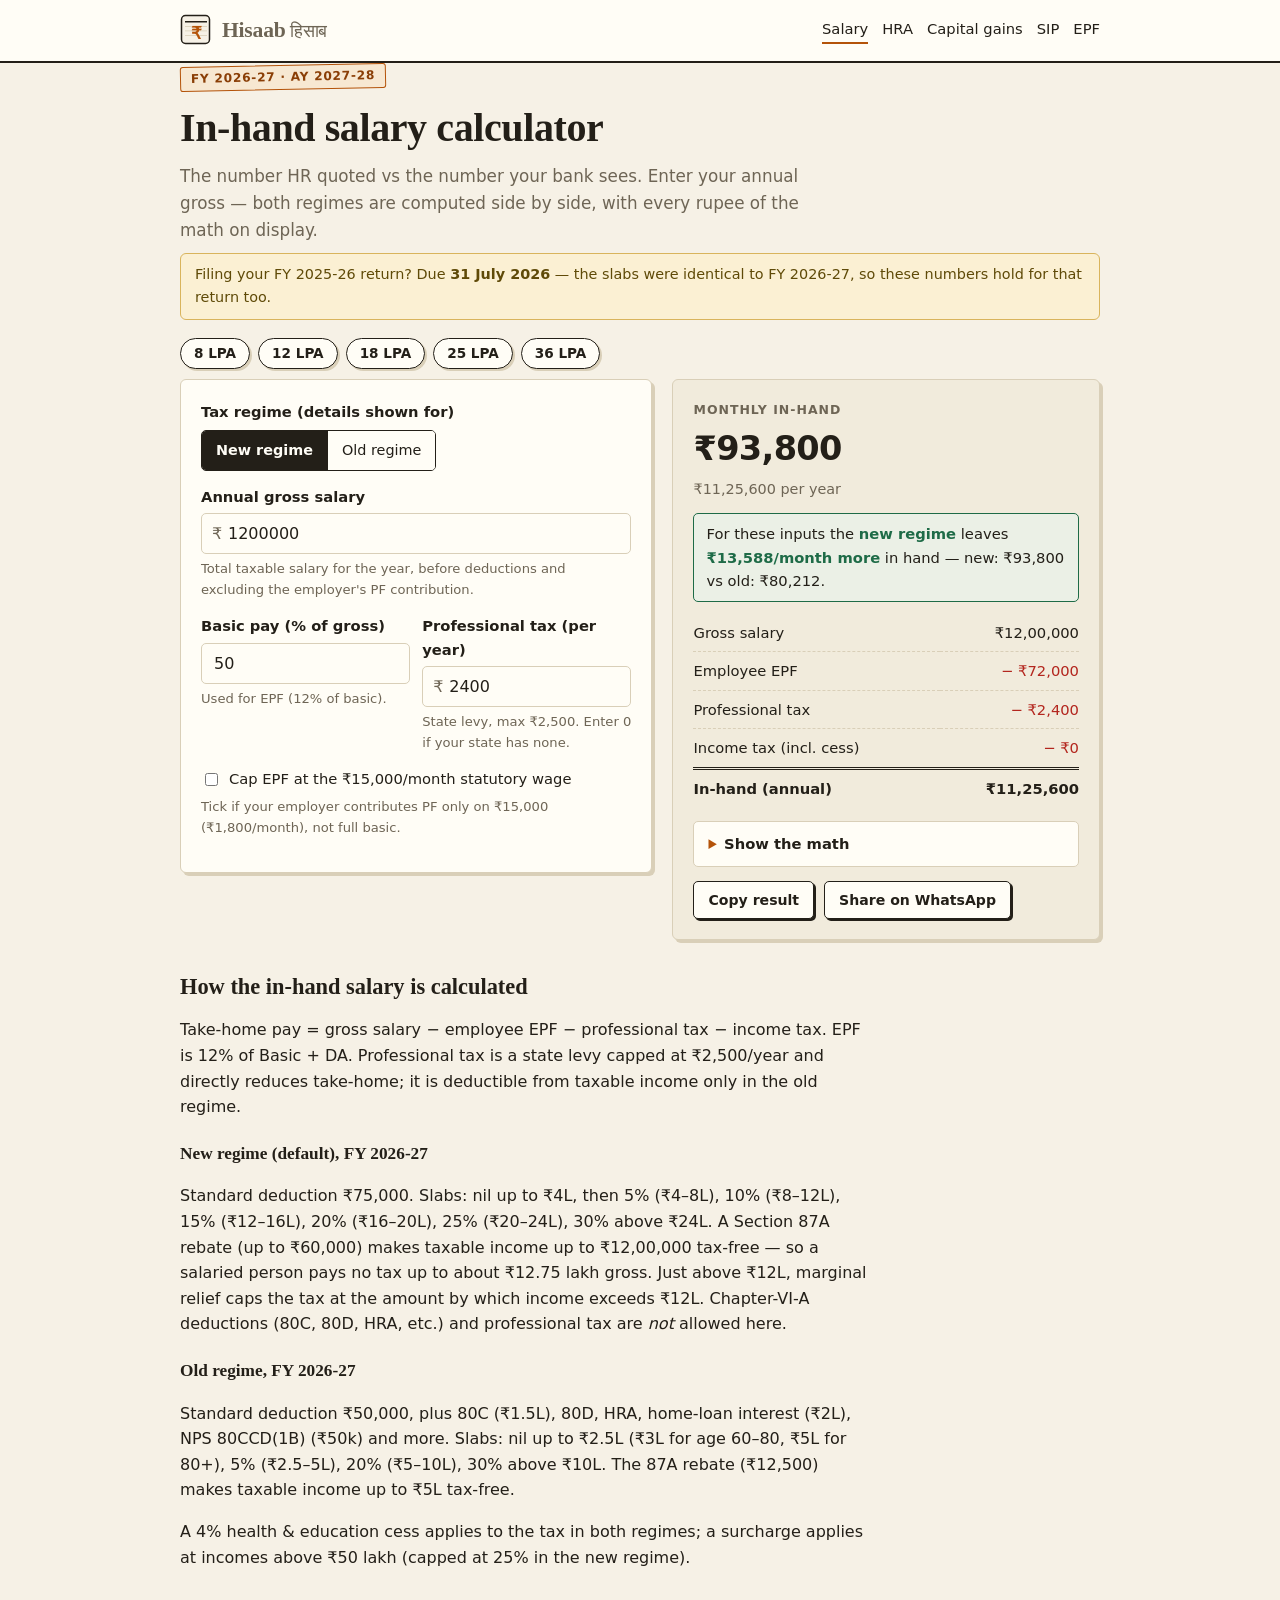
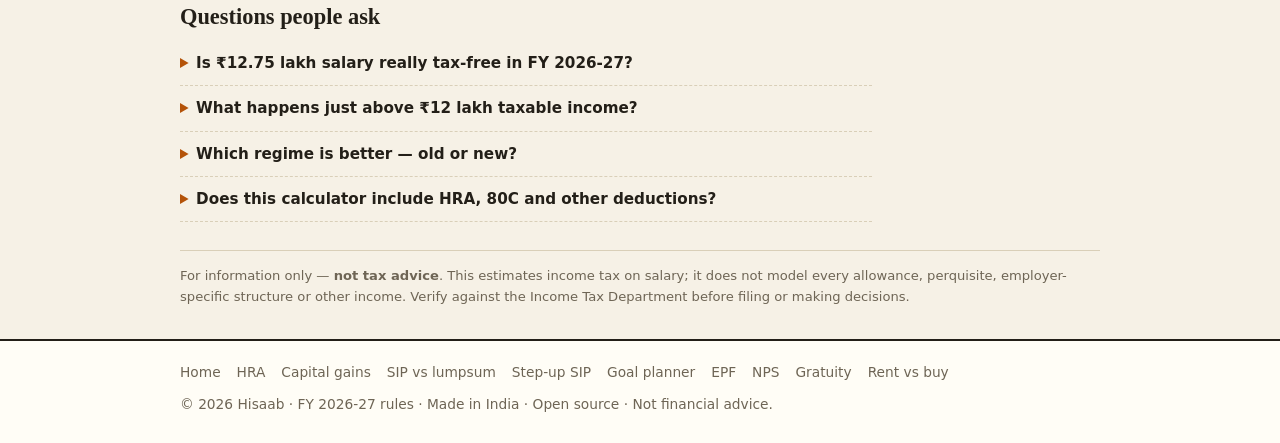
<file: salary/index.html>
<!DOCTYPE html>
<html lang="en">
<head>
  <meta charset="utf-8">
  <meta name="viewport" content="width=device-width, initial-scale=1">
  <title>In-Hand Salary Calculator FY 2026-27 — Old vs New Regime | Hisaab</title>
  <meta name="description" content="What actually hits your bank each month. In-hand salary for FY 2026-27 with old and new regime side by side — EPF, professional tax, the ₹12.75L zero-tax line, 87A rebate and marginal relief. Free, no ads, every step shown.">
  <link rel="canonical" href="https://deshpanda.github.io/hisaab/salary/">
  <link rel="icon" href="../assets/favicon.svg" type="image/svg+xml">
  <link rel="stylesheet" href="../assets/styles.css">
  <meta property="og:type" content="website">
  <meta property="og:title" content="In-Hand Salary Calculator FY 2026-27 — Old vs New Regime">
  <meta property="og:description" content="The number HR quoted vs the number your bank sees. Both regimes side by side, every step shown.">
  <meta property="og:url" content="https://deshpanda.github.io/hisaab/salary/">
  <meta property="og:image" content="https://deshpanda.github.io/hisaab/assets/og.png">
  <meta property="og:image:width" content="1200">
  <meta property="og:image:height" content="630">
  <meta name="twitter:card" content="summary_large_image">
  <script type="application/ld+json">
  {
    "@context": "https://schema.org",
    "@type": "WebApplication",
    "name": "In-Hand Salary Calculator (India, FY 2026-27)",
    "applicationCategory": "FinanceApplication",
    "operatingSystem": "Web",
    "offers": { "@type": "Offer", "price": "0", "priceCurrency": "INR" },
    "url": "https://deshpanda.github.io/hisaab/salary/"
  }
  </script>
  <script type="application/ld+json">
  {
    "@context": "https://schema.org",
    "@type": "FAQPage",
    "mainEntity": [
      {
        "@type": "Question",
        "name": "Is ₹12.75 lakh salary really tax-free in FY 2026-27?",
        "acceptedAnswer": { "@type": "Answer", "text": "Effectively yes, under the new regime: the ₹75,000 standard deduction brings a ₹12.75 lakh gross salary down to ₹12 lakh taxable, and the Section 87A rebate (up to ₹60,000) wipes out the tax on that. You still pay EPF and professional tax, so in-hand is not the full gross." }
      },
      {
        "@type": "Question",
        "name": "What happens just above ₹12 lakh taxable income?",
        "acceptedAnswer": { "@type": "Answer", "text": "Marginal relief kicks in: your tax is capped at the amount by which taxable income exceeds ₹12,00,000, so earning slightly more never leaves you worse off after tax. Normal slab tax takes over at roughly ₹12.7 lakh taxable." }
      },
      {
        "@type": "Question",
        "name": "Which regime is better — old or new?",
        "acceptedAnswer": { "@type": "Answer", "text": "It depends on your deductions. The new regime allows only the ₹75,000 standard deduction but has lower rates and the big 87A rebate. The old regime allows HRA, 80C, 80D and home-loan interest but at steeper slabs. This calculator computes both side by side for your inputs so you can compare the actual in-hand amounts." }
      },
      {
        "@type": "Question",
        "name": "Does this calculator include HRA, 80C and other deductions?",
        "acceptedAnswer": { "@type": "Answer", "text": "Yes — switch to the old regime and fields appear for 80C, 80D, HRA exemption, home-loan interest, NPS 80CCD(1B) and other deductions. In the new regime these are not allowed by law, so only the standard deduction applies." }
      }
    ]
  }
  </script>
</head>
<body>
  <header class="site-header">
    <div class="wrap">
      <a class="brand" href="../">
        <img src="../assets/favicon.svg" alt="">
        <span><b>Hisaab</b> <span>India money calculators</span></span>
      </a>
      <nav class="nav" aria-label="Calculators">
        <a href="../salary/" aria-current="page">Salary</a>
        <a href="../hra/">HRA</a>
        <a href="../capital-gains/">Capital gains</a>
        <a href="../sip-vs-lumpsum/">SIP</a>
        <a href="../epf/">EPF</a>
      </nav>
    </div>
  </header>

  <main class="wrap">
    <span class="fy-pill">FY <span data-fy>2026-27</span> · AY <span data-ay>2027-28</span></span>
    <h1>In-hand salary calculator</h1>
    <p class="lead">The number HR quoted vs the number your bank sees. Enter your annual gross —
      both regimes are computed side by side, with every rupee of the math on display.</p>

    <p class="banner">Filing your FY 2025-26 return? Due <strong>31 July 2026</strong> — the
      slabs were identical to FY 2026-27, so these numbers hold for that return too.</p>

    <div class="chips" aria-label="Quick salary presets">
      <button type="button" class="chip" data-gross="800000">8 LPA</button>
      <button type="button" class="chip" data-gross="1200000">12 LPA</button>
      <button type="button" class="chip" data-gross="1800000">18 LPA</button>
      <button type="button" class="chip" data-gross="2500000">25 LPA</button>
      <button type="button" class="chip" data-gross="3600000">36 LPA</button>
    </div>

    <form class="calc" id="form">
      <div class="card">
        <fieldset>
          <legend>Tax regime (details shown for)</legend>
          <div class="segmented" role="radiogroup" aria-label="Tax regime">
            <label><input type="radio" name="regime" value="new" checked><span>New regime</span></label>
            <label><input type="radio" name="regime" value="old"><span>Old regime</span></label>
          </div>
        </fieldset>

        <div class="field">
          <label for="gross">Annual gross salary</label>
          <div class="input-money"><input class="input" id="gross" inputmode="numeric" value="1200000"></div>
          <div class="hint">Total taxable salary for the year, before deductions and excluding the employer's PF contribution.</div>
        </div>

        <div class="grid-2">
          <div class="field">
            <label for="basicPct">Basic pay (% of gross)</label>
            <input class="input" id="basicPct" inputmode="numeric" value="50">
            <div class="hint">Used for EPF (12% of basic).</div>
          </div>
          <div class="field">
            <label for="profTax">Professional tax (per year)</label>
            <div class="input-money"><input class="input" id="profTax" inputmode="numeric" value="2400"></div>
            <div class="hint">State levy, max ₹2,500. Enter 0 if your state has none.</div>
          </div>
        </div>

        <div class="field">
          <label style="font-weight:500;display:flex;gap:8px;align-items:center;">
            <input type="checkbox" id="capPf" style="width:auto;"> Cap EPF at the ₹15,000/month statutory wage
          </label>
          <div class="hint">Tick if your employer contributes PF only on ₹15,000 (₹1,800/month), not full basic.</div>
        </div>

        <div id="oldOnly" hidden>
          <div class="field">
            <label for="age">Age group (old-regime exemption)</label>
            <select id="age">
              <option value="below60">Below 60</option>
              <option value="s60to80">60 to 80 (senior)</option>
              <option value="above80">80 and above (super senior)</option>
            </select>
          </div>
          <h3>Old-regime deductions</h3>
          <div class="grid-2">
            <div class="field">
              <label for="d80c">Section 80C</label>
              <div class="input-money"><input class="input" id="d80c" inputmode="numeric" value="0"></div>
              <div class="hint">EPF + ELSS + LIC + PPF… (max ₹1.5L)</div>
            </div>
            <div class="field">
              <label for="d80d">Section 80D (health insurance)</label>
              <div class="input-money"><input class="input" id="d80d" inputmode="numeric" value="0"></div>
            </div>
            <div class="field">
              <label for="dhra">HRA exemption</label>
              <div class="input-money"><input class="input" id="dhra" inputmode="numeric" value="0"></div>
              <div class="hint">From the <a href="../hra/">HRA calculator</a>.</div>
            </div>
            <div class="field">
              <label for="dhli">Home-loan interest (24b)</label>
              <div class="input-money"><input class="input" id="dhli" inputmode="numeric" value="0"></div>
              <div class="hint">Self-occupied, max ₹2L</div>
            </div>
            <div class="field">
              <label for="d80ccd1b">NPS 80CCD(1B)</label>
              <div class="input-money"><input class="input" id="d80ccd1b" inputmode="numeric" value="0"></div>
              <div class="hint">Max ₹50,000</div>
            </div>
            <div class="field">
              <label for="dother">Other deductions</label>
              <div class="input-money"><input class="input" id="dother" inputmode="numeric" value="0"></div>
            </div>
          </div>
        </div>
      </div>

      <div class="card result" aria-live="polite">
        <p class="headline">Monthly in-hand</p>
        <p class="big" id="rMonthly">—</p>
        <p class="sub" id="rAnnual">—</p>
        <p class="verdict" id="verdict">—</p>
        <table class="breakdown">
          <tbody>
            <tr><td>Gross salary</td><td class="num" id="bGross">—</td></tr>
            <tr><td>Employee EPF</td><td class="num neg" id="bPf">—</td></tr>
            <tr><td>Professional tax</td><td class="num neg" id="bPt">—</td></tr>
            <tr><td>Income tax (incl. cess)</td><td class="num neg" id="bTax">—</td></tr>
            <tr class="total"><td>In-hand (annual)</td><td class="num" id="bNet">—</td></tr>
          </tbody>
        </table>

        <details class="math">
          <summary>Show the math</summary>
          <div class="math-body">
            <table class="breakdown">
              <tbody>
                <tr><td>Gross salary</td><td class="num" id="mGross">—</td></tr>
                <tr><td>Less: total deductions</td><td class="num neg" id="mDed">—</td></tr>
                <tr class="total"><td>Taxable income</td><td class="num" id="mTaxable">—</td></tr>
                <tr><td>Tax at slab rates</td><td class="num" id="mSlab">—</td></tr>
                <tr><td>Less: 87A rebate</td><td class="num pos" id="mRebate">—</td></tr>
                <tr><td>Surcharge</td><td class="num" id="mSur">—</td></tr>
                <tr><td>Health &amp; education cess (4%)</td><td class="num" id="mCess">—</td></tr>
                <tr class="total"><td>Total income tax</td><td class="num" id="mTotalTax">—</td></tr>
              </tbody>
            </table>
            <p id="mNote" class="hint"></p>
          </div>
        </details>

        <div class="share-row">
          <button type="button" class="btn" id="copyBtn">Copy result</button>
          <a class="btn" id="waShare" href="#" target="_blank" rel="noopener">Share on WhatsApp</a>
        </div>
      </div>
    </form>

    <section class="prose">
      <h2>How the in-hand salary is calculated</h2>
      <p>Take-home pay = gross salary − employee EPF − professional tax − income tax.
        EPF is 12% of Basic + DA. Professional tax is a state levy capped at ₹2,500/year
        and directly reduces take-home; it is deductible from taxable income only in the
        old regime.</p>

      <h3>New regime (default), FY <span data-fy>2026-27</span></h3>
      <p>Standard deduction ₹75,000. Slabs: nil up to ₹4L, then 5% (₹4–8L), 10% (₹8–12L),
        15% (₹12–16L), 20% (₹16–20L), 25% (₹20–24L), 30% above ₹24L. A Section 87A rebate
        (up to ₹60,000) makes taxable income up to ₹12,00,000 tax-free — so a salaried
        person pays no tax up to about ₹12.75 lakh gross. Just above ₹12L, marginal relief
        caps the tax at the amount by which income exceeds ₹12L. Chapter-VI-A deductions
        (80C, 80D, HRA, etc.) and professional tax are <em>not</em> allowed here.</p>

      <h3>Old regime, FY <span data-fy>2026-27</span></h3>
      <p>Standard deduction ₹50,000, plus 80C (₹1.5L), 80D, HRA, home-loan interest (₹2L),
        NPS 80CCD(1B) (₹50k) and more. Slabs: nil up to ₹2.5L (₹3L for age 60–80, ₹5L for
        80+), 5% (₹2.5–5L), 20% (₹5–10L), 30% above ₹10L. The 87A rebate (₹12,500) makes
        taxable income up to ₹5L tax-free.</p>

      <p>A 4% health &amp; education cess applies to the tax in both regimes; a surcharge
        applies at incomes above ₹50 lakh (capped at 25% in the new regime).</p>

      <h2>Questions people ask</h2>
      <div class="faq">
        <details>
          <summary>Is ₹12.75 lakh salary really tax-free in FY 2026-27?</summary>
          <p>Effectively yes, under the new regime: the ₹75,000 standard deduction brings a
            ₹12.75 lakh gross salary down to ₹12 lakh taxable, and the Section 87A rebate
            (up to ₹60,000) wipes out the tax on that. You still pay EPF and professional
            tax, so in-hand is not the full gross.</p>
        </details>
        <details>
          <summary>What happens just above ₹12 lakh taxable income?</summary>
          <p>Marginal relief kicks in: your tax is capped at the amount by which taxable
            income exceeds ₹12,00,000, so earning slightly more never leaves you worse off
            after tax. Normal slab tax takes over at roughly ₹12.7 lakh taxable.</p>
        </details>
        <details>
          <summary>Which regime is better — old or new?</summary>
          <p>It depends on your deductions. The new regime allows only the ₹75,000 standard
            deduction but has lower rates and the big 87A rebate. The old regime allows HRA,
            80C, 80D and home-loan interest but at steeper slabs. This page computes both
            side by side for your inputs so you can compare the actual in-hand amounts.</p>
        </details>
        <details>
          <summary>Does this calculator include HRA, 80C and other deductions?</summary>
          <p>Yes — switch to the old regime and fields appear for 80C, 80D, HRA exemption,
            home-loan interest, NPS 80CCD(1B) and other deductions. In the new regime these
            are not allowed by law, so only the standard deduction applies.</p>
        </details>
      </div>
    </section>

    <p class="disclaimer">
      For information only — <strong>not tax advice</strong>. This estimates income tax on
      salary; it does not model every allowance, perquisite, employer-specific structure or
      other income. Verify against the Income Tax Department before filing or making decisions.
    </p>
  </main>

  <footer class="site-footer">
    <div class="wrap">
      <div class="links">
        <a href="../">Home</a><a href="../hra/">HRA</a><a href="../capital-gains/">Capital gains</a><a href="../sip-vs-lumpsum/">SIP vs lumpsum</a><a href="../step-up-sip/">Step-up SIP</a><a href="../goal-planner/">Goal planner</a><a href="../epf/">EPF</a><a href="../nps/">NPS</a><a href="../gratuity/">Gratuity</a><a href="../rent-vs-buy/">Rent vs buy</a>
      </div>
      <div>© <span data-year>2026</span> Hisaab · FY <span data-fy>2026-27</span> rules · Made in India ·
        <a href="https://github.com/deshpanda/hisaab">Open source</a> · Not financial advice.</div>
    </div>
  </footer>

  <script type="module" src="../assets/site.js"></script>
  <script type="module">
    import { computeInHand } from '../lib/salary.js';
    import { toINR, parseAmount } from '../lib/format.js';

    const $ = (id) => document.getElementById(id);
    const form = $('form');
    const val = (id) => { const v = parseAmount($(id).value); return Number.isNaN(v) ? 0 : v; };
    const PAGE_URL = 'https://deshpanda.github.io/hisaab/salary/';

    function regime() {
      return document.querySelector('input[name="regime"]:checked').value;
    }

    function inputsFor(rg) {
      return {
        grossAnnual: val('gross'),
        basicPct: val('basicPct'),
        regime: rg,
        age: $('age').value,
        capPfAt15k: $('capPf').checked,
        professionalTax: val('profTax'),
        deductions: {
          sec80C: val('d80c'), sec80D: val('d80d'), hraExempt: val('dhra'),
          homeLoanInterest: val('dhli'), sec80CCD1B: val('d80ccd1b'), other: val('dother'),
        },
      };
    }

    function recalc() {
      const rg = regime();
      $('oldOnly').hidden = rg !== 'old';

      const rNew = computeInHand(inputsFor('new'));
      const rOld = computeInHand(inputsFor('old'));
      const r = rg === 'old' ? rOld : rNew;

      $('rMonthly').textContent = toINR(r.inHandMonthly);
      $('rAnnual').textContent = toINR(r.inHandAnnual) + ' per year';
      $('bGross').textContent = toINR(r.gross);
      $('bPf').textContent = '− ' + toINR(r.employeePF);
      $('bPt').textContent = '− ' + toINR(r.professionalTax);
      $('bTax').textContent = '− ' + toINR(r.tax.totalTax);
      $('bNet').textContent = toINR(r.inHandAnnual);

      // The side-by-side verdict — a computed fact, not a recommendation.
      const diff = rNew.inHandMonthly - rOld.inHandMonthly;
      const v = $('verdict');
      if (diff === 0) {
        v.innerHTML = 'Both regimes leave the same in hand for these inputs: <b>' + toINR(rNew.inHandMonthly) + '/mo</b>.';
      } else {
        const winner = diff > 0 ? 'new regime' : 'old regime';
        v.innerHTML = 'For these inputs the <b>' + winner + '</b> leaves <b>' + toINR(Math.abs(diff)) +
          '/month more</b> in hand — new: ' + toINR(rNew.inHandMonthly) + ' vs old: ' + toINR(rOld.inHandMonthly) + '.';
      }

      const t = r.tax;
      $('mGross').textContent = toINR(r.gross);
      $('mDed').textContent = '− ' + toINR(r.totalDeductions);
      $('mTaxable').textContent = toINR(r.taxableIncome);
      $('mSlab').textContent = toINR(t.slabTax);
      $('mRebate').textContent = t.rebate ? '− ' + toINR(t.rebate) : '—';
      $('mSur').textContent = t.surcharge ? toINR(t.surcharge) : '—';
      $('mCess').textContent = toINR(t.cess);
      $('mTotalTax').textContent = toINR(t.totalTax);

      const notes = [];
      if (t.rebateMarginalRelief > 0) notes.push('Marginal relief applied: tax is capped just above the ₹12L rebate limit.');
      if (t.surchargeMarginalRelief > 0) notes.push('Surcharge marginal relief applied.');
      if (rg === 'new') notes.push('New regime: only the ₹75,000 standard deduction applies.');
      $('mNote').textContent = notes.join(' ');

      // Shareable state: deep link + share text.
      const shareUrl = PAGE_URL + '?gross=' + val('gross') + '&regime=' + rg;
      history.replaceState(null, '', '?gross=' + val('gross') + '&regime=' + rg);
      const text = 'In-hand for ' + toINR(val('gross')) + ' gross (FY 2026-27):\n' +
        'New regime: ' + toINR(rNew.inHandMonthly) + '/mo · Old regime: ' + toINR(rOld.inHandMonthly) + '/mo\n' +
        'Every ₹ of the math: ' + shareUrl;
      $('waShare').href = 'https://wa.me/?text=' + encodeURIComponent(text);
      $('waShare').dataset.text = text;
    }

    // Preset chips
    for (const chip of document.querySelectorAll('.chip[data-gross]')) {
      chip.addEventListener('click', () => {
        $('gross').value = chip.dataset.gross;
        recalc();
      });
    }

    // Copy result
    $('copyBtn').addEventListener('click', async () => {
      try {
        await navigator.clipboard.writeText($('waShare').dataset.text || '');
        $('copyBtn').textContent = 'Copied ✓';
        setTimeout(() => { $('copyBtn').textContent = 'Copy result'; }, 1600);
      } catch {
        $('copyBtn').textContent = 'Press Ctrl+C';
      }
    });

    // Deep-link prefill (?gross=1800000&regime=old)
    const params = new URLSearchParams(location.search);
    if (params.get('gross') && Number(params.get('gross')) > 0) $('gross').value = params.get('gross');
    if (params.get('regime') === 'old') document.querySelector('input[name="regime"][value="old"]').checked = true;

    form.addEventListener('input', recalc);
    form.addEventListener('change', recalc);
    recalc();
  </script>
</body>
</html>
</file>
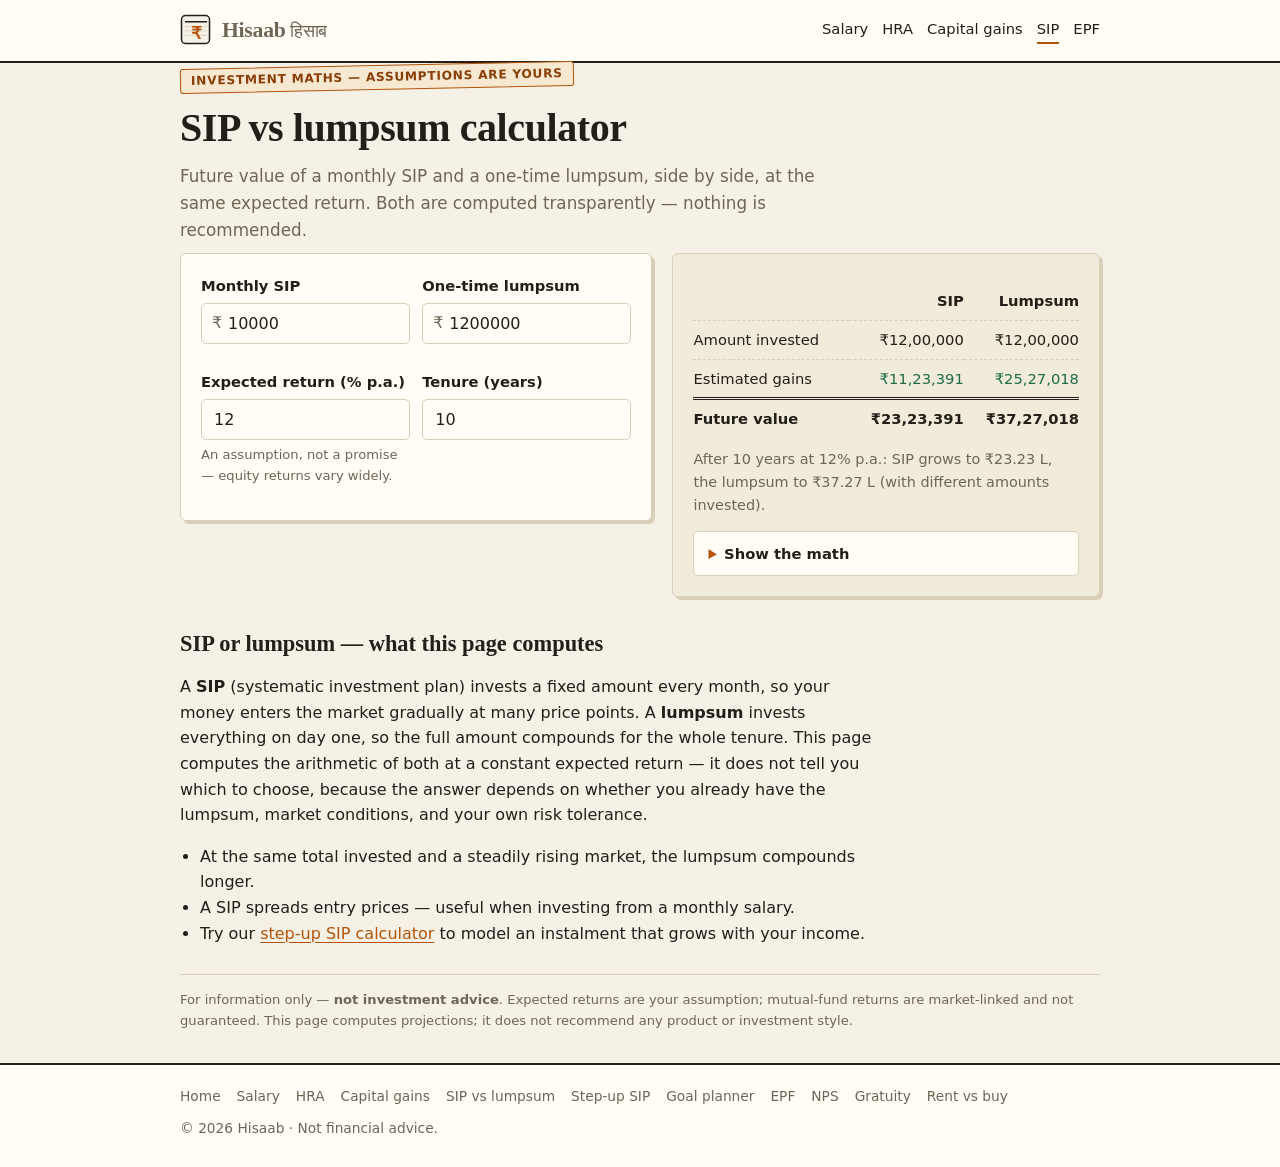
<file: sip-vs-lumpsum/index.html>
<!DOCTYPE html>
<html lang="en">
<head>
  <meta charset="utf-8">
  <meta name="viewport" content="width=device-width, initial-scale=1">
  <title>SIP vs Lumpsum Calculator — Mutual Fund Returns | Hisaab</title>
  <meta name="description" content="Compare SIP and lumpsum mutual-fund investing side by side: future value, amount invested and gains for any monthly SIP or one-time amount, expected return and tenure. Every formula shown.">
  <link rel="canonical" href="https://deshpanda.github.io/hisaab/sip-vs-lumpsum/">
  <link rel="icon" href="../assets/favicon.svg" type="image/svg+xml">
  <link rel="stylesheet" href="../assets/styles.css">
  <meta property="og:type" content="website">
  <meta property="og:title" content="SIP vs Lumpsum Calculator — Mutual Fund Returns">
  <meta property="og:description" content="Future value of a monthly SIP vs a one-time lumpsum, computed transparently.">
  <meta property="og:url" content="https://deshpanda.github.io/hisaab/sip-vs-lumpsum/">
  <meta property="og:image" content="https://deshpanda.github.io/hisaab/assets/og.png">
  <meta property="og:image:width" content="1200">
  <meta property="og:image:height" content="630">
  <meta name="twitter:card" content="summary_large_image">
  <script type="application/ld+json">
  {
    "@context": "https://schema.org",
    "@type": "WebApplication",
    "name": "SIP vs Lumpsum Calculator (India)",
    "applicationCategory": "FinanceApplication",
    "operatingSystem": "Web",
    "offers": { "@type": "Offer", "price": "0", "priceCurrency": "INR" },
    "url": "https://deshpanda.github.io/hisaab/sip-vs-lumpsum/"
  }
  </script>
</head>
<body>
  <header class="site-header">
    <div class="wrap">
      <a class="brand" href="../">
        <img src="../assets/favicon.svg" alt="">
        <span><b>Hisaab</b> <span>India money calculators</span></span>
      </a>
      <nav class="nav" aria-label="Calculators">
        <a href="../salary/">Salary</a>
        <a href="../hra/">HRA</a>
        <a href="../capital-gains/">Capital gains</a>
        <a href="../sip-vs-lumpsum/" aria-current="page">SIP</a>
        <a href="../epf/">EPF</a>
      </nav>
    </div>
  </header>

  <main class="wrap">
    <span class="fy-pill">Investment maths — assumptions are yours</span>
    <h1>SIP vs lumpsum calculator</h1>
    <p class="lead">Future value of a monthly SIP and a one-time lumpsum, side by side,
      at the same expected return. Both are computed transparently — nothing is recommended.</p>

    <form class="calc" id="form">
      <div class="card">
        <div class="grid-2">
          <div class="field">
            <label for="sip">Monthly SIP</label>
            <div class="input-money"><input class="input" id="sip" inputmode="numeric" value="10000"></div>
          </div>
          <div class="field">
            <label for="lump">One-time lumpsum</label>
            <div class="input-money"><input class="input" id="lump" inputmode="numeric" value="1200000"></div>
          </div>
          <div class="field">
            <label for="rate">Expected return (% p.a.)</label>
            <input class="input" id="rate" inputmode="decimal" value="12">
            <div class="hint">An assumption, not a promise — equity returns vary widely.</div>
          </div>
          <div class="field">
            <label for="years">Tenure (years)</label>
            <input class="input" id="years" inputmode="numeric" value="10">
          </div>
        </div>
      </div>

      <div class="card result" aria-live="polite">
        <table class="breakdown">
          <thead>
            <tr><th></th><th class="num">SIP</th><th class="num">Lumpsum</th></tr>
          </thead>
          <tbody>
            <tr><td>Amount invested</td><td class="num" id="sInv">—</td><td class="num" id="lInv">—</td></tr>
            <tr><td>Estimated gains</td><td class="num pos" id="sGain">—</td><td class="num pos" id="lGain">—</td></tr>
            <tr class="total"><td>Future value</td><td class="num" id="sFv">—</td><td class="num" id="lFv">—</td></tr>
          </tbody>
        </table>
        <p class="sub" id="rNote" style="margin-top:10px"></p>
        <details class="math">
          <summary>Show the math</summary>
          <div class="math-body">
            <ol>
              <li>SIP (instalment at the start of each month):<br>
                <code>FV = P × [((1+i)ⁿ − 1) ÷ i] × (1+i)</code>, where <code>i</code> = annual return ÷ 12 and <code>n</code> = months.
                <span id="mSip"></span></li>
              <li>Lumpsum (expected CAGR compounded annually):<br>
                <code>FV = P × (1+r)ᵗ</code>. <span id="mLump"></span></li>
            </ol>
            <p class="hint">Both assume the rate stays constant — real returns don't. Taxes and
              exit loads are not modelled; see the <a href="../capital-gains/">capital-gains calculator</a>
              for tax on redemption.</p>
          </div>
        </details>
      </div>
    </form>

    <section class="prose">
      <h2>SIP or lumpsum — what this page computes</h2>
      <p>A <strong>SIP</strong> (systematic investment plan) invests a fixed amount every month, so
        your money enters the market gradually at many price points. A <strong>lumpsum</strong>
        invests everything on day one, so the full amount compounds for the whole tenure.
        This page computes the arithmetic of both at a constant expected return — it does not
        tell you which to choose, because the answer depends on whether you already have the
        lumpsum, market conditions, and your own risk tolerance.</p>
      <ul>
        <li>At the same total invested and a steadily rising market, the lumpsum compounds longer.</li>
        <li>A SIP spreads entry prices — useful when investing from a monthly salary.</li>
        <li>Try our <a href="../step-up-sip/">step-up SIP calculator</a> to model an instalment that grows with your income.</li>
      </ul>
    </section>

    <p class="disclaimer">
      For information only — <strong>not investment advice</strong>. Expected returns are your
      assumption; mutual-fund returns are market-linked and not guaranteed. This page computes
      projections; it does not recommend any product or investment style.
    </p>
  </main>

  <footer class="site-footer">
    <div class="wrap">
      <div class="links">
        <a href="../">Home</a><a href="../salary/">Salary</a><a href="../hra/">HRA</a><a href="../capital-gains/">Capital gains</a><a href="../sip-vs-lumpsum/">SIP vs lumpsum</a><a href="../step-up-sip/">Step-up SIP</a><a href="../goal-planner/">Goal planner</a><a href="../epf/">EPF</a><a href="../nps/">NPS</a><a href="../gratuity/">Gratuity</a><a href="../rent-vs-buy/">Rent vs buy</a>
      </div>
      <div>© <span data-year>2026</span> Hisaab · Not financial advice.</div>
    </div>
  </footer>

  <script type="module" src="../assets/site.js"></script>
  <script type="module">
    import { sipFutureValue, lumpsumFutureValue } from '../lib/tvm.js';
    import { toINR, toINRCompact, parseAmount } from '../lib/format.js';

    const $ = (id) => document.getElementById(id);
    const form = $('form');
    const val = (id) => { const v = parseAmount($(id).value); return Number.isNaN(v) ? 0 : v; };

    function recalc() {
      const rate = val('rate');
      const years = val('years');
      const s = sipFutureValue(val('sip'), rate, years * 12);
      const l = lumpsumFutureValue(val('lump'), rate, years);

      $('sInv').textContent = toINR(s.invested);
      $('sGain').textContent = toINR(s.gains);
      $('sFv').textContent = toINR(s.futureValue);
      $('lInv').textContent = toINR(l.invested);
      $('lGain').textContent = toINR(l.gains);
      $('lFv').textContent = toINR(l.futureValue);

      $('rNote').textContent =
        `After ${years} years at ${rate}% p.a.: SIP grows to ${toINRCompact(s.futureValue)}, ` +
        `the lumpsum to ${toINRCompact(l.futureValue)} (with different amounts invested).`;

      $('mSip').textContent = ` Here: ${toINR(val('sip'))} × factor over ${years * 12} months → ${toINR(s.futureValue)}.`;
      $('mLump').textContent = ` Here: ${toINR(val('lump'))} × (1 + ${rate}%)^${years} → ${toINR(l.futureValue)}.`;
    }

    form.addEventListener('input', recalc);
    form.addEventListener('change', recalc);
    recalc();
  </script>
</body>
</html>
</file>
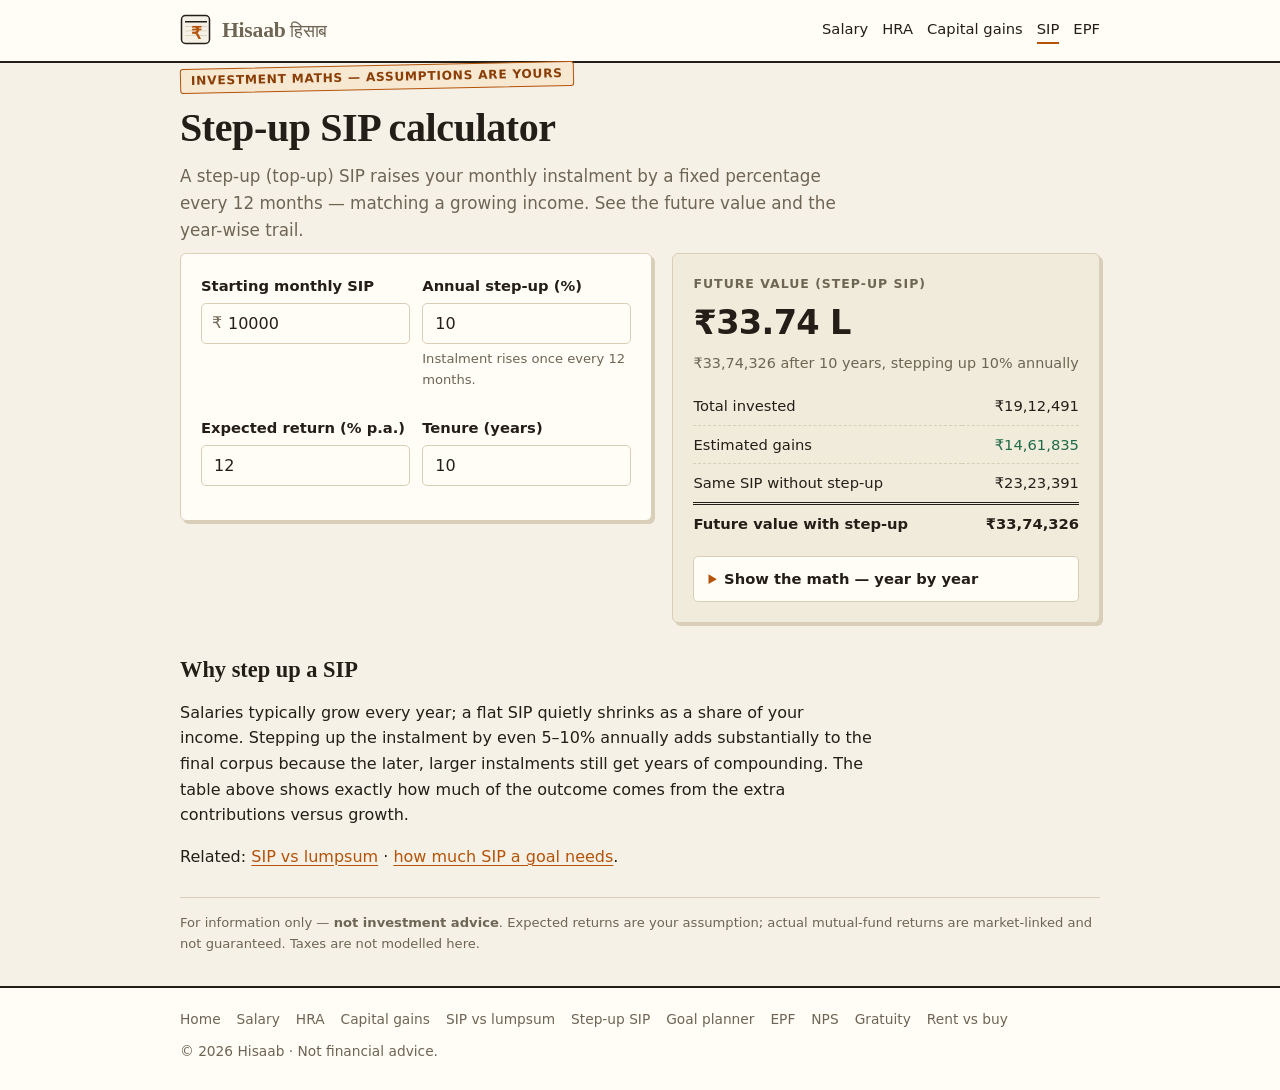
<file: step-up-sip/index.html>
<!DOCTYPE html>
<html lang="en">
<head>
  <meta charset="utf-8">
  <meta name="viewport" content="width=device-width, initial-scale=1">
  <title>Step-Up SIP Calculator — Annual Increase | Hisaab</title>
  <meta name="description" content="Calculate the future value of a step-up (top-up) SIP where the monthly instalment rises by a fixed percentage every year. Year-wise table, comparison with a flat SIP, every formula shown.">
  <link rel="canonical" href="https://deshpanda.github.io/hisaab/step-up-sip/">
  <link rel="icon" href="../assets/favicon.svg" type="image/svg+xml">
  <link rel="stylesheet" href="../assets/styles.css">
  <meta property="og:type" content="website">
  <meta property="og:title" content="Step-Up SIP Calculator — Annual Increase">
  <meta property="og:description" content="Future value of a SIP that grows with your income, with a year-wise breakdown.">
  <meta property="og:url" content="https://deshpanda.github.io/hisaab/step-up-sip/">
  <meta property="og:image" content="https://deshpanda.github.io/hisaab/assets/og.png">
  <meta property="og:image:width" content="1200">
  <meta property="og:image:height" content="630">
  <meta name="twitter:card" content="summary_large_image">
  <script type="application/ld+json">
  {
    "@context": "https://schema.org",
    "@type": "WebApplication",
    "name": "Step-Up SIP Calculator (India)",
    "applicationCategory": "FinanceApplication",
    "operatingSystem": "Web",
    "offers": { "@type": "Offer", "price": "0", "priceCurrency": "INR" },
    "url": "https://deshpanda.github.io/hisaab/step-up-sip/"
  }
  </script>
</head>
<body>
  <header class="site-header">
    <div class="wrap">
      <a class="brand" href="../">
        <img src="../assets/favicon.svg" alt="">
        <span><b>Hisaab</b> <span>India money calculators</span></span>
      </a>
      <nav class="nav" aria-label="Calculators">
        <a href="../salary/">Salary</a>
        <a href="../hra/">HRA</a>
        <a href="../capital-gains/">Capital gains</a>
        <a href="../sip-vs-lumpsum/" aria-current="page">SIP</a>
        <a href="../epf/">EPF</a>
      </nav>
    </div>
  </header>

  <main class="wrap">
    <span class="fy-pill">Investment maths — assumptions are yours</span>
    <h1>Step-up SIP calculator</h1>
    <p class="lead">A step-up (top-up) SIP raises your monthly instalment by a fixed percentage
      every 12 months — matching a growing income. See the future value and the year-wise trail.</p>

    <form class="calc" id="form">
      <div class="card">
        <div class="grid-2">
          <div class="field">
            <label for="sip">Starting monthly SIP</label>
            <div class="input-money"><input class="input" id="sip" inputmode="numeric" value="10000"></div>
          </div>
          <div class="field">
            <label for="step">Annual step-up (%)</label>
            <input class="input" id="step" inputmode="decimal" value="10">
            <div class="hint">Instalment rises once every 12 months.</div>
          </div>
          <div class="field">
            <label for="rate">Expected return (% p.a.)</label>
            <input class="input" id="rate" inputmode="decimal" value="12">
          </div>
          <div class="field">
            <label for="years">Tenure (years)</label>
            <input class="input" id="years" inputmode="numeric" value="10">
          </div>
        </div>
      </div>

      <div class="card result" aria-live="polite">
        <p class="headline">Future value (step-up SIP)</p>
        <p class="big" id="rFv">—</p>
        <p class="sub" id="rSub">—</p>
        <table class="breakdown">
          <tbody>
            <tr><td>Total invested</td><td class="num" id="bInv">—</td></tr>
            <tr><td>Estimated gains</td><td class="num pos" id="bGain">—</td></tr>
            <tr><td>Same SIP without step-up</td><td class="num" id="bFlat">—</td></tr>
            <tr class="total"><td>Future value with step-up</td><td class="num" id="bFv">—</td></tr>
          </tbody>
        </table>
        <details class="math">
          <summary>Show the math — year by year</summary>
          <div class="math-body" style="overflow-x:auto">
            <p class="hint">Each instalment is invested at the start of the month and compounds
              monthly at the expected return ÷ 12; the instalment rises by the step-up once a year.</p>
            <table class="breakdown" id="mTable">
              <thead>
                <tr><th>Year</th><th class="num">Monthly instalment</th><th class="num">Invested so far</th><th class="num">Value at year end</th></tr>
              </thead>
              <tbody></tbody>
            </table>
          </div>
        </details>
      </div>
    </form>

    <section class="prose">
      <h2>Why step up a SIP</h2>
      <p>Salaries typically grow every year; a flat SIP quietly shrinks as a share of your
        income. Stepping up the instalment by even 5–10% annually adds substantially to the
        final corpus because the later, larger instalments still get years of compounding.
        The table above shows exactly how much of the outcome comes from the extra
        contributions versus growth.</p>
      <p>Related: <a href="../sip-vs-lumpsum/">SIP vs lumpsum</a> ·
        <a href="../goal-planner/">how much SIP a goal needs</a>.</p>
    </section>

    <p class="disclaimer">
      For information only — <strong>not investment advice</strong>. Expected returns are your
      assumption; actual mutual-fund returns are market-linked and not guaranteed. Taxes are
      not modelled here.
    </p>
  </main>

  <footer class="site-footer">
    <div class="wrap">
      <div class="links">
        <a href="../">Home</a><a href="../salary/">Salary</a><a href="../hra/">HRA</a><a href="../capital-gains/">Capital gains</a><a href="../sip-vs-lumpsum/">SIP vs lumpsum</a><a href="../step-up-sip/">Step-up SIP</a><a href="../goal-planner/">Goal planner</a><a href="../epf/">EPF</a><a href="../nps/">NPS</a><a href="../gratuity/">Gratuity</a><a href="../rent-vs-buy/">Rent vs buy</a>
      </div>
      <div>© <span data-year>2026</span> Hisaab · Not financial advice.</div>
    </div>
  </footer>

  <script type="module" src="../assets/site.js"></script>
  <script type="module">
    import { stepUpSipFutureValue, sipFutureValue } from '../lib/tvm.js';
    import { toINR, toINRCompact, parseAmount } from '../lib/format.js';

    const $ = (id) => document.getElementById(id);
    const form = $('form');
    const val = (id) => { const v = parseAmount($(id).value); return Number.isNaN(v) ? 0 : v; };

    function recalc() {
      const monthly = val('sip'), rate = val('rate'), years = val('years'), step = val('step');
      const r = stepUpSipFutureValue(monthly, rate, years, step);
      const flat = sipFutureValue(monthly, rate, years * 12);

      $('rFv').textContent = toINRCompact(r.futureValue);
      $('rSub').textContent = `${toINR(r.futureValue)} after ${years} years, stepping up ${step}% annually`;
      $('bInv').textContent = toINR(r.invested);
      $('bGain').textContent = toINR(r.gains);
      $('bFlat').textContent = toINR(flat.futureValue);
      $('bFv').textContent = toINR(r.futureValue);

      const tbody = $('mTable').querySelector('tbody');
      tbody.innerHTML = '';
      for (const y of r.yearly) {
        const tr = document.createElement('tr');
        for (const cell of [y.year, toINR(y.monthlyInstalment), toINR(y.investedSoFar), toINR(y.valueAtYearEnd)]) {
          const td = document.createElement('td');
          td.textContent = String(cell);
          if (typeof cell === 'string') td.className = 'num';
          tr.appendChild(td);
        }
        tbody.appendChild(tr);
      }
    }

    form.addEventListener('input', recalc);
    form.addEventListener('change', recalc);
    recalc();
  </script>
</body>
</html>
</file>
<file: assets/styles.css>
/* Hisaab — the digital khata. Paper, ink, one saffron stamp.
   No external fonts or CDNs; serif display comes from the system. */

:root {
  --bg: #f6f1e6;
  --surface: #fffdf6;
  --surface-2: #f1ebdc;
  --text: #231f18;
  --muted: #6e6555;
  --border: #d9cfb8;
  --ink: #231f18;
  --accent: #b45309;          /* burnt saffron — links, highlights */
  --accent-strong: #8a3e06;
  --accent-soft: #f7e8d2;
  --green: #1e6b47;           /* money-positive */
  --positive: #1e6b47;
  --negative: #b3261e;
  --warn-bg: #fbf0d3;
  --warn-border: #d9b45c;
  --warn-text: #5f4a08;
  --radius: 6px;
  --shadow: 3px 3px 0 var(--border);
  --shadow-ink: 3px 3px 0 var(--ink);
  --maxw: 960px;
  --serif: ui-serif, Georgia, 'Iowan Old Style', 'Palatino', 'Times New Roman', serif;
  --sans: system-ui, -apple-system, "Segoe UI", Roboto, Helvetica, Arial, sans-serif;
}

@media (prefers-color-scheme: dark) {
  :root {
    --bg: #16130d;
    --surface: #201c13;
    --surface-2: #1a1710;
    --text: #ede5d3;
    --muted: #a3987f;
    --border: #453d2b;
    --ink: #0c0a06;
    --accent: #e59f4c;
    --accent-strong: #f0b56e;
    --accent-soft: #33270f;
    --green: #67b98d;
    --positive: #67b98d;
    --negative: #ef8078;
    --warn-bg: #2c2410;
    --warn-border: #6b5518;
    --warn-text: #ecd28a;
    --shadow: 3px 3px 0 rgba(0, 0, 0, 0.55);
    --shadow-ink: 3px 3px 0 rgba(0, 0, 0, 0.55);
  }
}

* { box-sizing: border-box; }

html { -webkit-text-size-adjust: 100%; }

body {
  margin: 0;
  font-family: var(--sans);
  font-size: 16px;
  line-height: 1.6;
  color: var(--text);
  background: var(--bg);
  -webkit-font-smoothing: antialiased;
}

.wrap { max-width: var(--maxw); margin: 0 auto; padding: 0 20px; }

a { color: var(--accent); text-decoration: underline; text-underline-offset: 3px; text-decoration-thickness: 1px; }
a:hover { color: var(--accent-strong); text-decoration-thickness: 2px; }

/* Header */
.site-header {
  border-bottom: 2px solid var(--text);
  background: var(--surface);
}
.site-header .wrap {
  display: flex; align-items: center; justify-content: space-between;
  gap: 16px; padding-top: 13px; padding-bottom: 13px; flex-wrap: wrap;
}
.brand { display: flex; align-items: center; gap: 10px; text-decoration: none; color: var(--text); }
.brand img { width: 32px; height: 32px; }
.brand b {
  font-family: var(--serif); font-size: 1.35rem; font-weight: 700;
  letter-spacing: -0.01em;
}
.brand b::after {
  content: " हिसाब"; font-family: var(--serif); font-weight: 400;
  font-size: 0.82em; color: var(--muted);
}
.brand span { color: var(--muted); font-size: 0.8rem; }
.brand span span { display: none; } /* hide the old tagline text, the wordmark carries it */
.nav { display: flex; gap: 14px; flex-wrap: wrap; font-size: 0.92rem; }
.nav a { text-decoration: none; color: var(--text); border-bottom: 2px solid transparent; padding-bottom: 1px; }
.nav a:hover, .nav a[aria-current="page"] { border-bottom-color: var(--accent); color: var(--text); }

/* Main */
main { padding: 30px 0 8px; }
h1 {
  font-family: var(--serif);
  font-size: clamp(1.85rem, 4.5vw, 2.5rem);
  line-height: 1.12; letter-spacing: -0.01em; margin: 0 0 12px;
}
h2 { font-family: var(--serif); font-size: 1.4rem; margin: 34px 0 10px; line-height: 1.2; }
h3 { font-family: var(--serif); font-size: 1.08rem; margin: 20px 0 6px; }
.lead { color: var(--muted); font-size: 1.05rem; margin: 0 0 10px; max-width: 62ch; }

.fy-pill {
  display: inline-block; background: var(--accent-soft); color: var(--accent-strong);
  border: 1.5px solid var(--accent); border-radius: 3px; padding: 2px 10px;
  font-size: 0.76rem; font-weight: 700; letter-spacing: 0.06em; text-transform: uppercase;
  margin-bottom: 16px; transform: rotate(-1.2deg);
}

.card {
  background: var(--surface); border: 1.5px solid var(--border);
  border-radius: var(--radius); box-shadow: var(--shadow); padding: 20px;
}

/* Deadline / notice banner */
.banner {
  border: 1.5px solid var(--warn-border); background: var(--warn-bg); color: var(--warn-text);
  border-radius: var(--radius); padding: 9px 14px; font-size: 0.9rem; margin: 0 0 18px;
}
.banner strong { font-variant-numeric: tabular-nums; }

/* Calculator layout */
.calc { display: grid; gap: 20px; grid-template-columns: 1fr; margin-top: 10px; }
@media (min-width: 780px) { .calc { grid-template-columns: 1.05fr 0.95fr; align-items: start; } }

.field { margin-bottom: 14px; }
.field > label { display: block; font-weight: 600; font-size: 0.92rem; margin-bottom: 5px; }
.field .hint { color: var(--muted); font-size: 0.82rem; margin-top: 4px; }
.input, select {
  width: 100%; padding: 10px 12px; font-size: 1rem; color: var(--text);
  background: var(--surface); border: 1.5px solid var(--border);
  border-radius: 5px; font-family: inherit;
  font-variant-numeric: tabular-nums;
}
.input:focus, select:focus { outline: 2px solid var(--accent); outline-offset: 1px; border-color: var(--accent); }
.input-money { position: relative; }
.input-money input { padding-left: 26px; }
.input-money::before {
  content: "₹"; position: absolute; left: 11px; top: 50%; transform: translateY(-50%);
  color: var(--muted); pointer-events: none;
}
.grid-2 { display: grid; grid-template-columns: 1fr 1fr; gap: 12px; }
@media (max-width: 460px) { .grid-2 { grid-template-columns: 1fr; } }

fieldset { border: 0; margin: 0 0 14px; padding: 0; }
fieldset legend { font-weight: 600; font-size: 0.92rem; margin-bottom: 6px; padding: 0; }
.segmented { display: inline-flex; border: 1.5px solid var(--text); border-radius: 5px; overflow: hidden; flex-wrap: wrap; }
.segmented label {
  padding: 8px 14px; cursor: pointer; font-size: 0.9rem; background: var(--surface);
  border-right: 1.5px solid var(--text);
}
.segmented label:last-child { border-right: 0; }
.segmented input { position: absolute; opacity: 0; pointer-events: none; }
.segmented input:checked + span { color: var(--surface); font-weight: 600; }
.segmented label:has(input:checked) { background: var(--text); }
.segmented label:has(input:focus-visible) { outline: 2px solid var(--accent); outline-offset: -2px; }

/* Quick preset chips */
.chips { display: flex; gap: 8px; flex-wrap: wrap; margin: 12px 0 4px; }
.chip {
  font: inherit; font-size: 0.85rem; font-weight: 600; cursor: pointer;
  color: var(--text); background: var(--surface);
  border: 1.5px solid var(--text); border-radius: 999px; padding: 4px 13px;
  box-shadow: 2px 2px 0 var(--border);
}
.chip:hover { background: var(--accent-soft); }
.chip:active { transform: translate(1px, 1px); box-shadow: 1px 1px 0 var(--border); }

/* Result panel — the ledger */
.result { background: var(--surface-2); }
.result .headline {
  font-size: 0.78rem; color: var(--muted); margin: 0;
  text-transform: uppercase; letter-spacing: 0.08em; font-weight: 700;
}
.result .big {
  font-size: 2.1rem; font-weight: 700; letter-spacing: -0.02em; margin: 2px 0 2px;
  font-variant-numeric: tabular-nums;
}
.result .sub { color: var(--muted); font-size: 0.9rem; margin: 0 0 12px; }

.verdict {
  border: 1.5px solid var(--green); background: color-mix(in srgb, var(--green) 9%, var(--surface));
  color: var(--text); border-radius: 5px; padding: 8px 12px;
  font-size: 0.92rem; margin: 10px 0 12px;
}
.verdict b { color: var(--green); font-variant-numeric: tabular-nums; }

table.breakdown { width: 100%; border-collapse: collapse; font-size: 0.92rem; margin-top: 8px; }
table.breakdown th, table.breakdown td { text-align: left; padding: 7px 0; border-bottom: 1px dashed var(--border); }
table.breakdown td.num, table.breakdown th.num { text-align: right; font-variant-numeric: tabular-nums; }
table.breakdown tr:last-child td { border-bottom: 0; }
table.breakdown tr.total td {
  font-weight: 700; border-top: 3px double var(--text); border-bottom: 0;
  font-variant-numeric: tabular-nums;
}
.pos { color: var(--positive); }
.neg { color: var(--negative); }

details.math { margin-top: 14px; border: 1.5px solid var(--border); border-radius: 5px; background: var(--surface); }
details.math > summary { cursor: pointer; padding: 10px 14px; font-weight: 600; font-size: 0.92rem; }
details.math > summary::marker { color: var(--accent); }
details.math .math-body { padding: 0 14px 14px; font-size: 0.9rem; }
details.math ol { margin: 0; padding-left: 20px; }
details.math li { margin: 5px 0; }
code, .mono { font-family: ui-monospace, "SF Mono", Menlo, Consolas, monospace; font-size: 0.88em; }

/* Share row */
.share-row { display: flex; gap: 10px; flex-wrap: wrap; margin-top: 14px; }
.btn {
  font: inherit; font-size: 0.88rem; font-weight: 600; cursor: pointer;
  display: inline-block; text-decoration: none; text-align: center;
  color: var(--text); background: var(--surface);
  border: 1.5px solid var(--text); border-radius: 5px; padding: 7px 14px;
  box-shadow: 2px 2px 0 var(--ink);
}
.btn:hover { background: var(--accent-soft); color: var(--text); }
.btn:active { transform: translate(1px, 1px); box-shadow: 1px 1px 0 var(--ink); }

/* Callouts */
.callout { border: 1.5px solid var(--border); border-radius: 5px; padding: 12px 14px; margin: 14px 0; font-size: 0.92rem; background: var(--surface); }
.callout-warn { background: var(--warn-bg); border-color: var(--warn-border); color: var(--warn-text); }
.callout-warn a { color: inherit; }

/* Prose */
.prose p, .prose li { color: var(--text); }
.prose { max-width: 68ch; }
.prose ul { padding-left: 20px; }

/* Trust strip */
.trust {
  display: flex; gap: 8px 22px; flex-wrap: wrap; align-items: center;
  margin: 18px 0 6px; padding: 12px 0; font-size: 0.88rem; color: var(--muted);
  border-top: 1.5px solid var(--border); border-bottom: 1.5px solid var(--border);
}
.trust b { color: var(--text); font-weight: 600; }
.trust span::before { content: "✓ "; color: var(--green); font-weight: 700; }

/* Homepage tiles */
.tiles { display: grid; gap: 16px; grid-template-columns: 1fr; margin: 20px 0; }
@media (min-width: 620px) { .tiles { grid-template-columns: 1fr 1fr; } }
.tile { display: block; text-decoration: none; color: inherit; }
.tile.card:hover { border-color: var(--text); box-shadow: var(--shadow-ink); transform: translate(-1px, -1px); transition: all 0.1s; }
.tile h3 { margin: 0 0 4px; color: var(--text); }
.tile h3::after { content: " ↗"; color: var(--accent); font-family: var(--sans); font-size: 0.85em; }
.tile p { margin: 0; color: var(--muted); font-size: 0.9rem; }
.tile .kicker {
  display: block; font-size: 0.72rem; font-weight: 700; letter-spacing: 0.07em;
  text-transform: uppercase; color: var(--accent); margin-bottom: 6px; font-family: var(--sans);
}
@media (min-width: 620px) { .tile-featured { grid-column: span 2; } }
.tile-featured h3 { font-size: 1.35rem; }

/* FAQ */
.faq details { border-bottom: 1px dashed var(--border); padding: 10px 0; }
.faq summary { cursor: pointer; font-weight: 600; font-size: 0.95rem; }
.faq summary::marker { color: var(--accent); }
.faq p { margin: 8px 0 2px; color: var(--muted); font-size: 0.92rem; max-width: 68ch; }

/* The signed note */
.sig { font-family: var(--serif); font-style: italic; color: var(--muted); }

/* Disclaimer + footer */
.disclaimer { font-size: 0.82rem; color: var(--muted); border-top: 1.5px solid var(--border); margin-top: 28px; padding-top: 14px; }
.site-footer { border-top: 2px solid var(--text); margin-top: 32px; background: var(--surface); }
.site-footer .wrap { padding-top: 20px; padding-bottom: 28px; font-size: 0.86rem; color: var(--muted); }
.site-footer .links { display: flex; gap: 6px 16px; flex-wrap: wrap; margin-bottom: 10px; }
.site-footer a { color: var(--muted); text-decoration: none; }
.site-footer a:hover { color: var(--accent); text-decoration: underline; }

.visually-hidden { position: absolute; width: 1px; height: 1px; overflow: hidden; clip: rect(0 0 0 0); }
</file>
